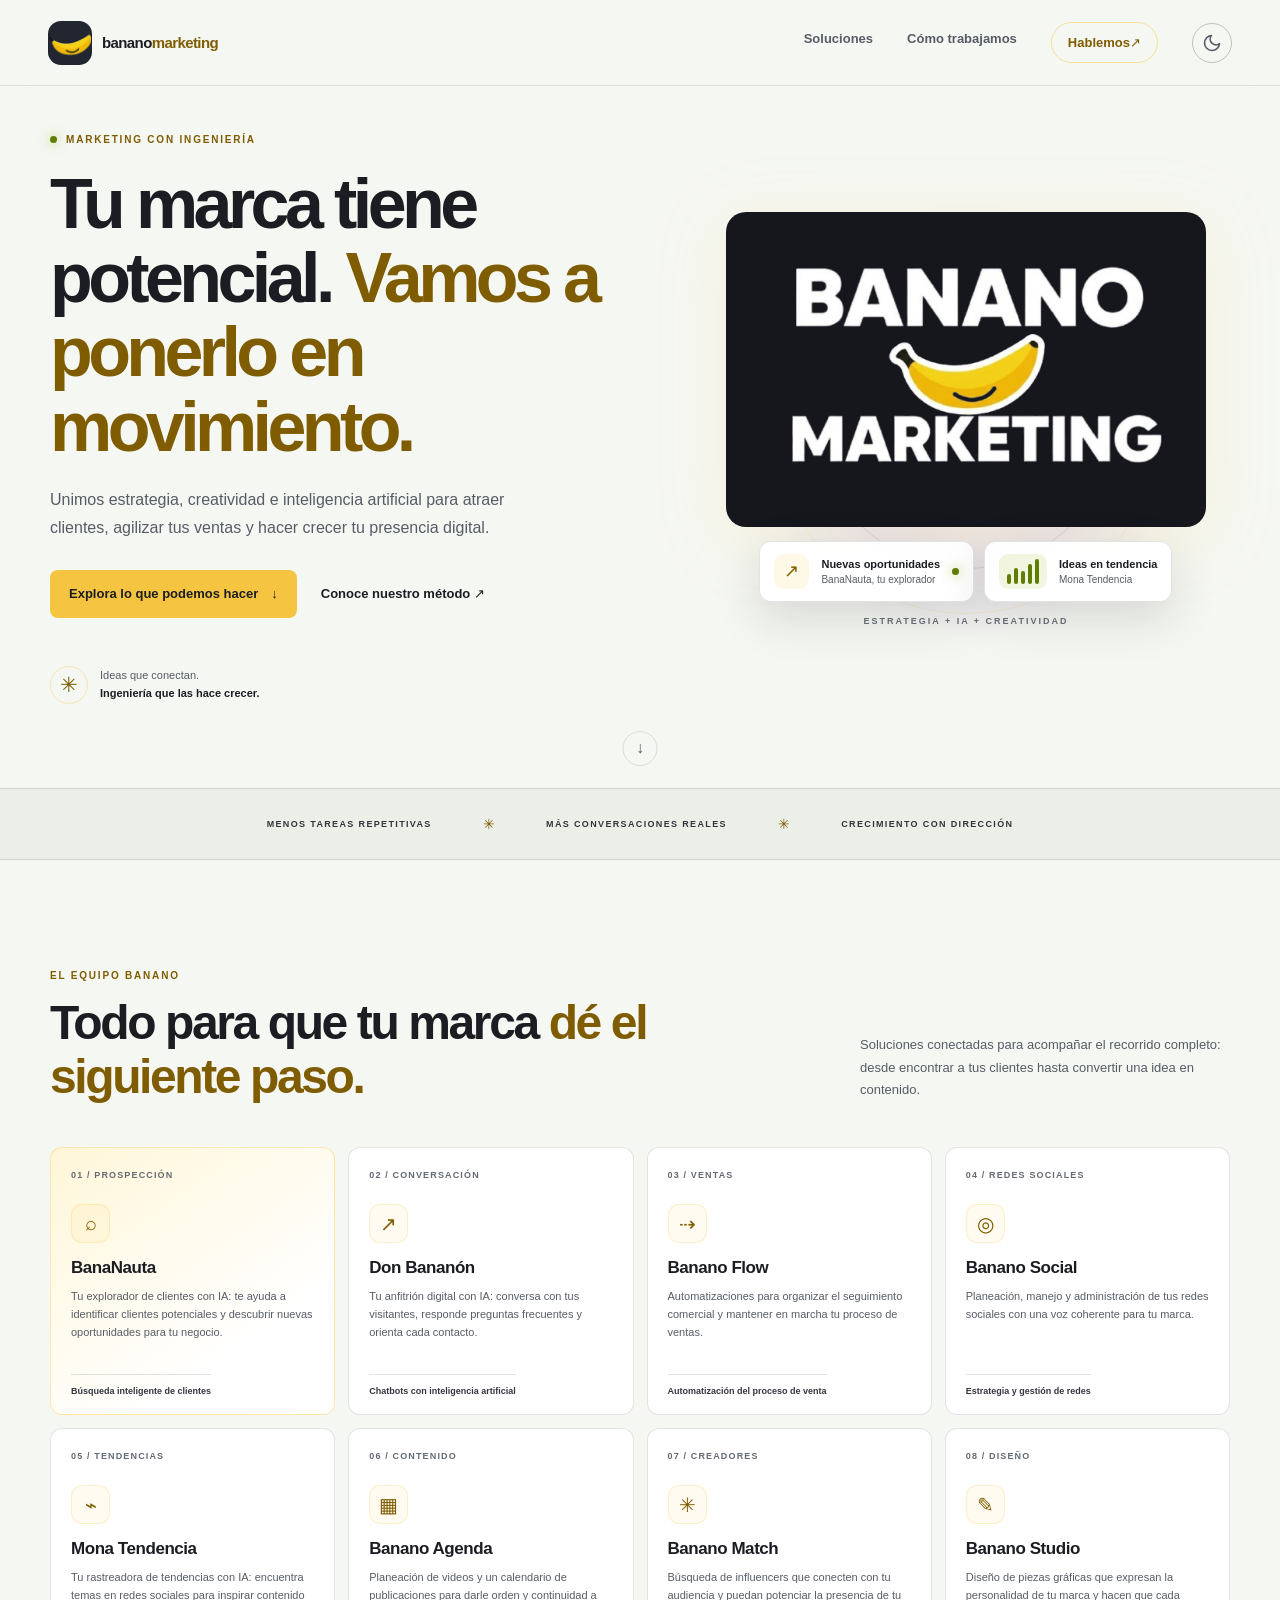
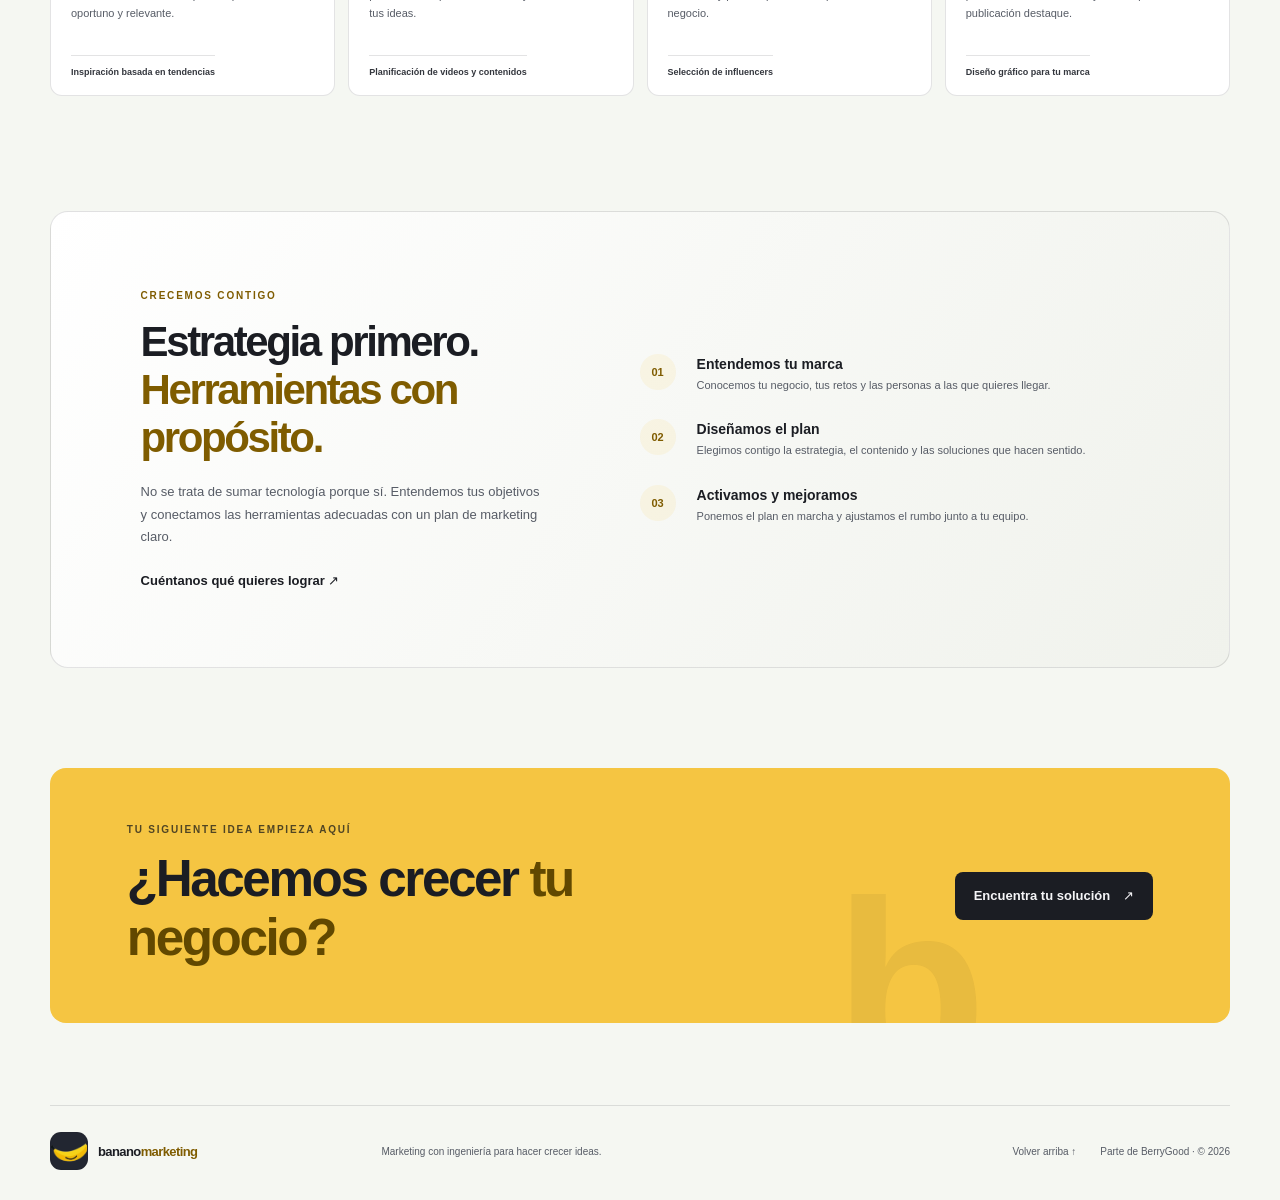
<file: html/bananoMarketinghtml/indexBananoMarketing.html>
<!DOCTYPE html>
<html lang="es">
<head>
    <meta charset="UTF-8">
    <meta name="viewport" content="width=device-width, initial-scale=1.0">
    <meta name="theme-color" content="#111318">
    <meta name="description" content="Banano Marketing combina estrategia, inteligencia artificial y diseño para ayudar a crecer a tu negocio.">
    <title>Banano Marketing | Crecimiento con ingeniería</title>
    <link rel="icon" href="../../favicon.ico" sizes="48x48">
    <link rel="icon" type="image/png" href="../../favicon.png" sizes="192x192">
    <link rel="apple-touch-icon" href="../../apple-touch-icon.png">
    <link rel="stylesheet" href="../../css/bananoMarketingcss/styleBananoMarketing.css">
    <link rel="stylesheet" href="../../css/theme.css">
    <script src="../../js/theme.js"></script>
    <script src="../../js/bananoMarketingjs/mainBananoMarketing.js" defer></script>
</head>
<body>
    <a class="skip-link" href="#contenido">Saltar al contenido</a>
    <header class="site-header">
        <a class="brand" href="#inicio" aria-label="Banano Marketing, inicio">
            <span class="brand-logo" aria-hidden="true"><img src="Logo_bananoMarketing.png" alt=""></span>
            <span class="brand-name">banano<span>marketing</span></span>
        </a>
        <nav class="main-nav" aria-label="Navegación principal">
            <a href="#soluciones">Soluciones</a>
            <a href="#metodo">Cómo trabajamos</a>
            <a class="nav-cta" href="#hablemos">Hablemos <span aria-hidden="true">↗</span></a>
            <button class="theme-toggle" type="button" aria-label="Cambiar modo de color">
                <svg class="theme-icon-sun" aria-hidden="true" viewBox="0 0 24 24" fill="none" stroke="currentColor" stroke-width="2" stroke-linecap="round"><circle cx="12" cy="12" r="4"/><path d="M12 2v2M12 20v2M4.9 4.9l1.4 1.4M17.7 17.7l1.4 1.4M2 12h2M20 12h2M4.9 19.1l1.4-1.4M17.7 6.3l1.4-1.4"/></svg>
                <svg class="theme-icon-moon" aria-hidden="true" viewBox="0 0 24 24" fill="none" stroke="currentColor" stroke-width="2" stroke-linecap="round" stroke-linejoin="round"><path d="M21 12.8A9 9 0 1 1 11.2 3a7 7 0 0 0 9.8 9.8z"/></svg>
            </button>
        </nav>
    </header>

    <main id="contenido">
        <section class="hero section-wrap" id="inicio" aria-labelledby="hero-title">
            <div class="hero-copy">
                <p class="eyebrow"><span class="status-dot" aria-hidden="true"></span> MARKETING CON INGENIERÍA</p>
                <h1 id="hero-title">Tu marca tiene potencial. <span>Vamos a ponerlo en movimiento.</span></h1>
                <p class="hero-description">Unimos estrategia, creatividad e inteligencia artificial para atraer clientes, agilizar tus ventas y hacer crecer tu presencia digital.</p>
                <div class="hero-actions">
                    <a class="button button-primary" href="#soluciones">Explora lo que podemos hacer <span aria-hidden="true">↓</span></a>
                    <a class="text-link" href="#metodo">Conoce nuestro método <span aria-hidden="true">↗</span></a>
                </div>
                <div class="hero-proof">
                    <span class="proof-mark" aria-hidden="true">✳</span>
                    <p>Ideas que conectan.<br><strong>Ingeniería que las hace crecer.</strong></p>
                </div>
            </div>

            <div class="hero-art" aria-label="Panel ilustrativo de Banano Marketing">
                <div class="orbit orbit-large" aria-hidden="true"></div>
                <div class="orbit orbit-small" aria-hidden="true"></div>
                <img class="hero-title-image" src="titulo_bananoMarketing.png" alt="Identidad visual de Banano Marketing con su banana sonriente">
                <div class="hero-signals" aria-label="Herramientas de inteligencia artificial">
                    <div class="float-card leads-card">
                        <span class="card-icon" aria-hidden="true">↗</span>
                        <span><strong>Nuevas oportunidades</strong><small>BanaNauta, tu explorador</small></span>
                        <span class="live-dot" aria-label="Activo"></span>
                    </div>
                    <div class="float-card trend-card">
                        <span class="trend-bars" aria-hidden="true"><i></i><i></i><i></i><i></i><i></i></span>
                        <span><strong>Ideas en tendencia</strong><small>Mona Tendencia</small></span>
                    </div>
                </div>
                <span class="art-caption">ESTRATEGIA + IA + CREATIVIDAD</span>
            </div>
            <a class="scroll-cue" href="#soluciones" aria-label="Desplazarse a las soluciones"><span aria-hidden="true">↓</span></a>
        </section>

        <section class="intro-band" aria-label="Nuestro enfoque">
            <p>MENOS TAREAS REPETITIVAS</p><span aria-hidden="true">✳</span>
            <p>MÁS CONVERSACIONES REALES</p><span aria-hidden="true">✳</span>
            <p>CRECIMIENTO CON DIRECCIÓN</p>
        </section>

        <section class="solutions section-wrap" id="soluciones" aria-labelledby="solutions-title">
            <div class="section-heading">
                <div>
                    <p class="eyebrow">EL EQUIPO BANANO</p>
                    <h2 id="solutions-title">Todo para que tu marca <span>dé el siguiente paso.</span></h2>
                </div>
                <p class="section-intro">Soluciones conectadas para acompañar el recorrido completo: desde encontrar a tus clientes hasta convertir una idea en contenido.</p>
            </div>

            <div class="solution-grid">
                <article class="solution-card featured-card">
                    <span class="solution-index">01 / PROSPECCIÓN</span>
                    <span class="solution-icon" aria-hidden="true">⌕</span>
                    <h3>BanaNauta</h3>
                    <p>Tu explorador de clientes con IA: te ayuda a identificar clientes potenciales y descubrir nuevas oportunidades para tu negocio.</p>
                    <span class="solution-tag">Búsqueda inteligente de clientes</span>
                </article>
                <article class="solution-card">
                    <span class="solution-index">02 / CONVERSACIÓN</span>
                    <span class="solution-icon" aria-hidden="true">↗</span>
                    <h3>Don Bananón</h3>
                    <p>Tu anfitrión digital con IA: conversa con tus visitantes, responde preguntas frecuentes y orienta cada contacto.</p>
                    <span class="solution-tag">Chatbots con inteligencia artificial</span>
                </article>
                <article class="solution-card">
                    <span class="solution-index">03 / VENTAS</span>
                    <span class="solution-icon" aria-hidden="true">⇢</span>
                    <h3>Banano Flow</h3>
                    <p>Automatizaciones para organizar el seguimiento comercial y mantener en marcha tu proceso de ventas.</p>
                    <span class="solution-tag">Automatización del proceso de venta</span>
                </article>
                <article class="solution-card">
                    <span class="solution-index">04 / REDES SOCIALES</span>
                    <span class="solution-icon" aria-hidden="true">◎</span>
                    <h3>Banano Social</h3>
                    <p>Planeación, manejo y administración de tus redes sociales con una voz coherente para tu marca.</p>
                    <span class="solution-tag">Estrategia y gestión de redes</span>
                </article>
                <article class="solution-card">
                    <span class="solution-index">05 / TENDENCIAS</span>
                    <span class="solution-icon" aria-hidden="true">⌁</span>
                    <h3>Mona Tendencia</h3>
                    <p>Tu rastreadora de tendencias con IA: encuentra temas en redes sociales para inspirar contenido oportuno y relevante.</p>
                    <span class="solution-tag">Inspiración basada en tendencias</span>
                </article>
                <article class="solution-card">
                    <span class="solution-index">06 / CONTENIDO</span>
                    <span class="solution-icon" aria-hidden="true">▦</span>
                    <h3>Banano Agenda</h3>
                    <p>Planeación de videos y un calendario de publicaciones para darle orden y continuidad a tus ideas.</p>
                    <span class="solution-tag">Planificación de videos y contenidos</span>
                </article>
                <article class="solution-card">
                    <span class="solution-index">07 / CREADORES</span>
                    <span class="solution-icon" aria-hidden="true">✳</span>
                    <h3>Banano Match</h3>
                    <p>Búsqueda de influencers que conecten con tu audiencia y puedan potenciar la presencia de tu negocio.</p>
                    <span class="solution-tag">Selección de influencers</span>
                </article>
                <article class="solution-card">
                    <span class="solution-index">08 / DISEÑO</span>
                    <span class="solution-icon" aria-hidden="true">✎</span>
                    <h3>Banano Studio</h3>
                    <p>Diseño de piezas gráficas que expresan la personalidad de tu marca y hacen que cada publicación destaque.</p>
                    <span class="solution-tag">Diseño gráfico para tu marca</span>
                </article>
            </div>
        </section>

        <section class="method section-wrap" id="metodo" aria-labelledby="method-title">
            <div class="method-copy">
                <p class="eyebrow">CRECEMOS CONTIGO</p>
                <h2 id="method-title">Estrategia primero. <span>Herramientas con propósito.</span></h2>
                <p>No se trata de sumar tecnología porque sí. Entendemos tus objetivos y conectamos las herramientas adecuadas con un plan de marketing claro.</p>
                <a class="text-link" href="#hablemos">Cuéntanos qué quieres lograr <span aria-hidden="true">↗</span></a>
            </div>
            <ol class="method-steps">
                <li><span>01</span><div><h3>Entendemos tu marca</h3><p>Conocemos tu negocio, tus retos y las personas a las que quieres llegar.</p></div></li>
                <li><span>02</span><div><h3>Diseñamos el plan</h3><p>Elegimos contigo la estrategia, el contenido y las soluciones que hacen sentido.</p></div></li>
                <li><span>03</span><div><h3>Activamos y mejoramos</h3><p>Ponemos el plan en marcha y ajustamos el rumbo junto a tu equipo.</p></div></li>
            </ol>
        </section>

        <section class="contact section-wrap" id="hablemos" aria-labelledby="contact-title">
            <div>
                <p class="eyebrow">TU SIGUIENTE IDEA EMPIEZA AQUÍ</p>
                <h2 id="contact-title">¿Hacemos crecer <span>tu negocio?</span></h2>
            </div>
            <a class="button button-dark" href="#soluciones">Encuentra tu solución <span aria-hidden="true">↗</span></a>
            <span class="contact-decoration" aria-hidden="true">b<span>.</span></span>
        </section>
    </main>

    <footer class="site-footer">
        <a class="brand footer-brand" href="../../index.html" aria-label="Volver a BerryGood">
            <span class="brand-logo" aria-hidden="true"><img src="Logo_bananoMarketing.png" alt=""></span>
            <span class="brand-name">banano<span>marketing</span></span>
        </a>
        <p>Marketing con ingeniería para hacer crecer ideas.</p>
        <a class="back-top" href="#inicio">Volver arriba <span aria-hidden="true">↑</span></a>
        <small>Parte de BerryGood · © 2026</small>
    </footer>
</body>
</html>
</file>
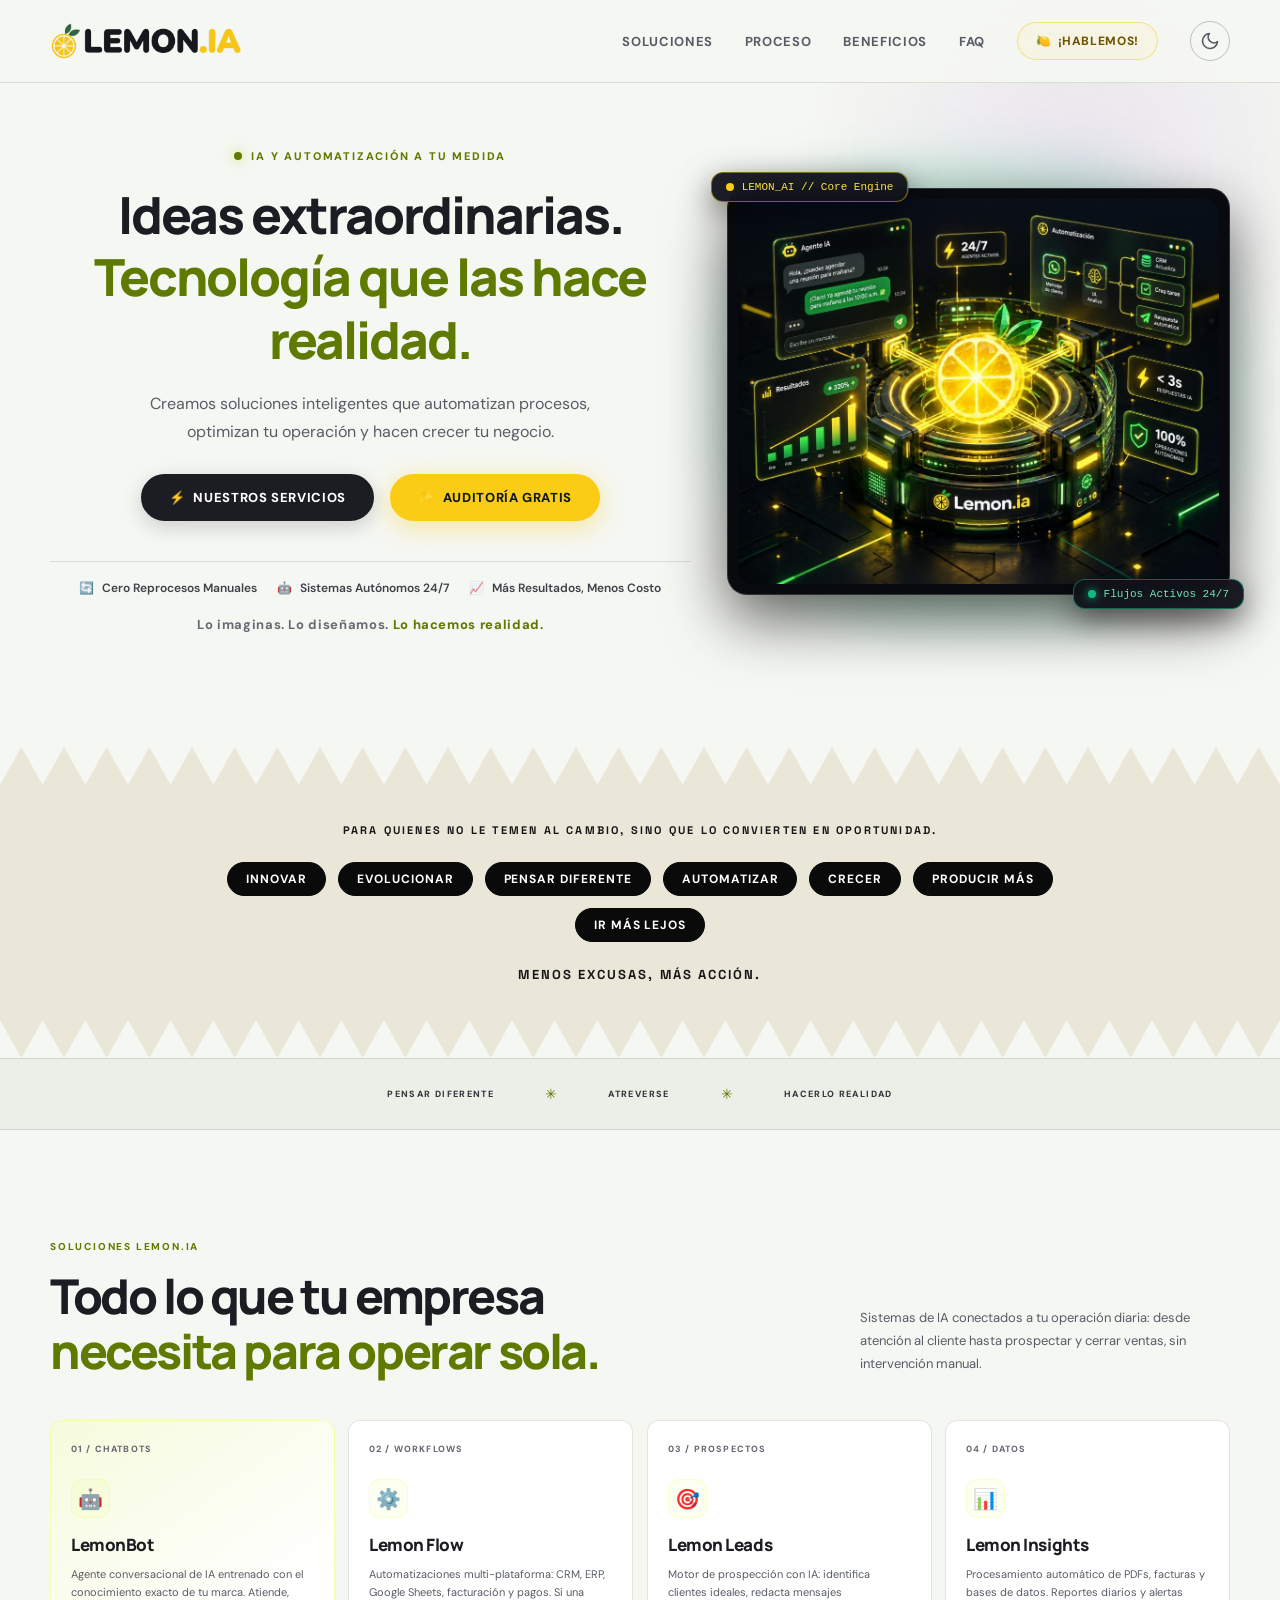
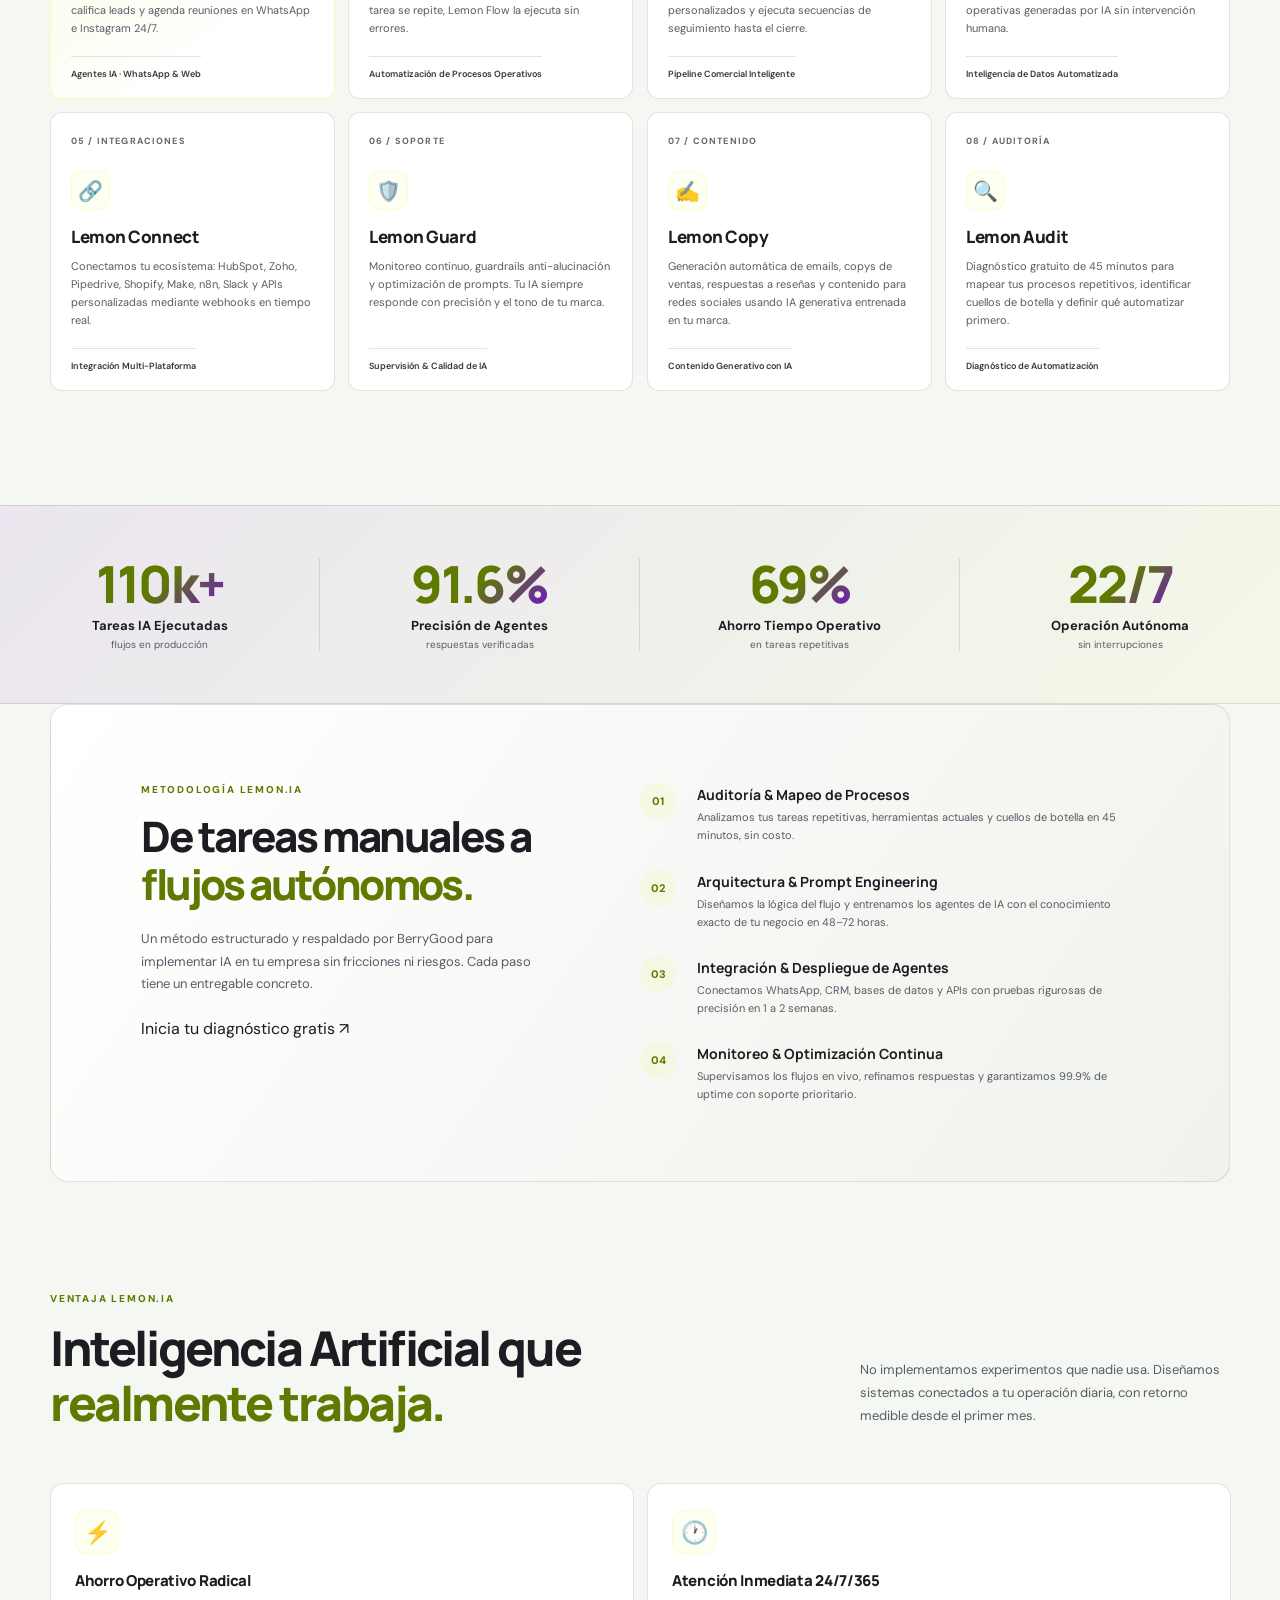
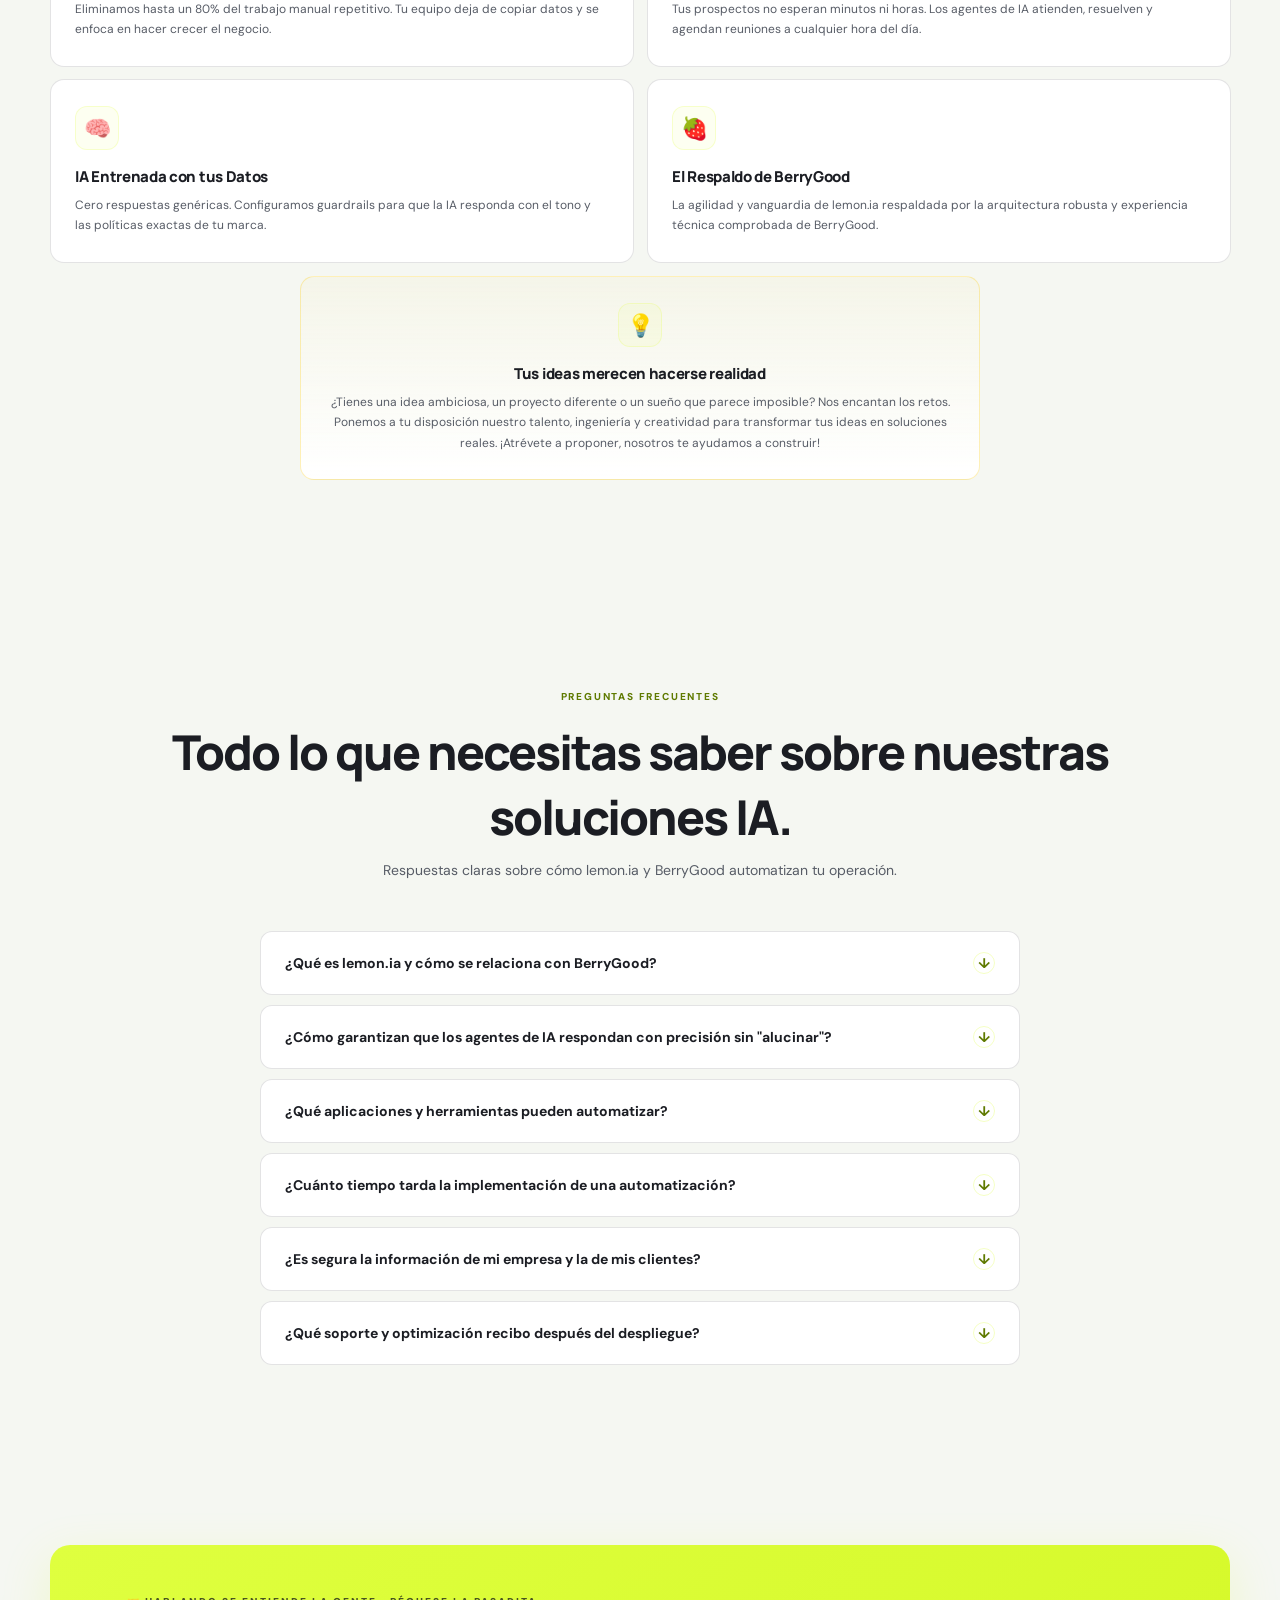
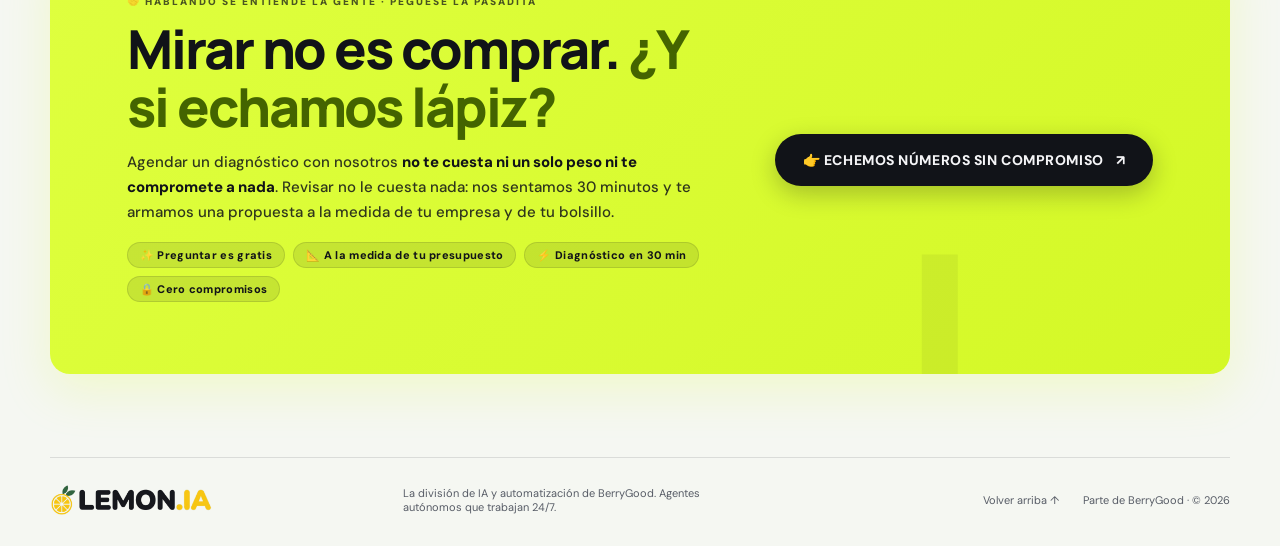
<file: html/lemon.iahtml/indexLemon.ia.html>
<!DOCTYPE html>
<html lang="es">
<head>
    <meta charset="UTF-8">
    <meta name="viewport" content="width=device-width, initial-scale=1.0">
    <meta name="theme-color" content="#111318">
    <meta name="description" content="lemon.ia — La división de Inteligencia Artificial de BerryGood. Automatizamos tus operaciones con agentes autónomos, flujos inteligentes e IA 24/7.">
    <title>lemon.ia | IA y Automatización a tu Medida · by BerryGood</title>
    <link rel="icon" type="image/png" href="lemon-icon.png">
    <link rel="stylesheet" href="../../css/lemon.iacss/styleLemon.ia.css">
    <link rel="stylesheet" href="../../css/theme.css">
    <script src="../../js/theme.js"></script>
</head>
<body>

<!-- Decoración de fondo glow berry -->
<div class="berry-glow-bg" aria-hidden="true"></div>

<a class="skip-link" href="#contenido">Saltar al contenido</a>

<!-- ═══════════════════════════ HEADER ═══════════════════════════ -->
<header class="header-wrapper" id="site-header-wrapper">
    <div class="site-header">
        <a class="brand" href="../../index.html" aria-label="lemon.ia by BerryGood, ir a BerryGood" title="Ir a BerryGood">
            <img src="lemon-horizontal.png" alt="lemon.ia by BerryGood" class="brand-horizontal-logo">
        </a>
        <nav class="main-nav" aria-label="Navegación principal">
            <a href="#soluciones">Soluciones</a>
            <a href="#proceso">Proceso</a>
            <a href="#beneficios">Beneficios</a>
            <a href="#faq">FAQ</a>
            <a class="nav-cta" href="#hablemos">
                <span>🍋</span> ¡Hablemos!
            </a>
            <button class="theme-toggle" type="button" aria-label="Cambiar modo de color">
                <svg class="theme-icon-sun" aria-hidden="true" viewBox="0 0 24 24" fill="none" stroke="currentColor" stroke-width="2" stroke-linecap="round"><circle cx="12" cy="12" r="4"/><path d="M12 2v2M12 20v2M4.9 4.9l1.4 1.4M17.7 17.7l1.4 1.4M2 12h2M20 12h2M4.9 19.1l1.4-1.4M17.7 6.3l1.4-1.4"/></svg>
                <svg class="theme-icon-moon" aria-hidden="true" viewBox="0 0 24 24" fill="none" stroke="currentColor" stroke-width="2" stroke-linecap="round" stroke-linejoin="round"><path d="M21 12.8A9 9 0 1 1 11.2 3a7 7 0 0 0 9.8 9.8z"/></svg>
            </button>
        </nav>
    </div>
</header>

<!-- ═══════════════════════════ MAIN ═══════════════════════════ -->
<main id="contenido">

    <!-- ── HERO ── -->
    <section class="hero section-wrap" id="inicio" aria-labelledby="hero-title">
        <div class="hero-copy">
            <!-- Eyebrow matching BananoMarketing & OrangeDev style -->
            <p class="eyebrow"><span class="status-dot" aria-hidden="true"></span> IA Y AUTOMATIZACIÓN A TU MEDIDA</p>

            <h1 id="hero-title">
                <span class="title-white">Ideas extraordinarias.</span>
                <span class="title-lemon">Tecnología que las hace</span>
                <span class="title-lemon">realidad.</span>
            </h1>

            <p class="hero-description">Creamos soluciones inteligentes que automatizan procesos, optimizan tu operación y hacen crecer tu negocio.</p>

            <!-- Action Buttons (Pill style) -->
            <div class="hero-actions">
                <a class="pill-btn-white" href="#soluciones">
                    <span>⚡</span> NUESTROS SERVICIOS
                </a>
                <a class="pill-btn-lemon" href="#hablemos">
                    <span>✨</span> AUDITORÍA GRATIS
                </a>
            </div>

            <!-- Trust Micro-Metrics -->
            <div class="trust-metrics" aria-label="Métricas de confianza">
                <div class="metric-item">
                    <span>🔄</span>
                    <span>Cero Reprocesos Manuales</span>
                </div>
                <div class="metric-item">
                    <span>🤖</span>
                    <span>Sistemas Autónomos 24/7</span>
                </div>
                <div class="metric-item">
                    <span>📈</span>
                    <span>Más Resultados, Menos Costo</span>
                </div>
            </div>

            <p class="hero-tagline">Lo imaginas. Lo diseñamos. <span>Lo hacemos realidad.</span></p>
        </div>

        <!-- RIGHT COLUMN: 3D AI Automation Core Graphic -->
        <div class="hero-art-col" aria-label="Núcleo de Inteligencia Artificial lemon.ia">
            <div class="hero-core-wrapper">
                <div class="hero-core-glow" aria-hidden="true"></div>

                <!-- Floating HUD Tag Top -->
                <div class="hud-tag hud-tag-top" aria-hidden="true">
                    <span class="ping-dot"></span>
                    <span>LEMON_AI // Core Engine</span>
                </div>

                <!-- Main Display Card with new 3D Graphic -->
                <div class="hero-core-card">
                    <img
                        src="lemon_hero_3d.jpg"
                        alt="lemon.ia Núcleo de Automatizaciones e Inteligencia Artificial"
                        class="hero-core-img"
                        loading="eager"
                    >
                </div>

                <!-- Floating HUD Tag Bottom -->
                <div class="hud-tag hud-tag-bottom" aria-hidden="true">
                    <span class="pulse-dot-green"></span>
                    <span>Flujos Activos 24/7</span>
                </div>
            </div>
        </div>
    </section>

    <!-- ── SAWTOOTH TOP DIVIDER + LOGOS BAR (Luminn Signature) ── -->
    <div class="sawtooth-wrapper" aria-hidden="true">
        <svg class="sawtooth-svg" viewBox="0 0 1200 44" preserveAspectRatio="none">
            <path d="M 0,44 L 20,0 L 40,44 L 60,0 L 80,44 L 100,0 L 120,44 L 140,0 L 160,44 L 180,0 L 200,44 L 220,0 L 240,44 L 260,0 L 280,44 L 300,0 L 320,44 L 340,0 L 360,44 L 380,0 L 400,44 L 420,0 L 440,44 L 460,0 L 480,44 L 500,0 L 520,44 L 540,0 L 560,44 L 580,0 L 600,44 L 620,0 L 640,44 L 660,0 L 680,44 L 700,0 L 720,44 L 740,0 L 760,44 L 780,0 L 800,44 L 820,0 L 840,44 L 860,0 L 880,44 L 900,0 L 920,44 L 940,0 L 960,44 L 980,0 L 1000,44 L 1020,0 L 1040,44 L 1060,0 L 1080,44 L 1100,0 L 1120,44 L 1140,0 L 1160,44 L 1180,0 L 1200,44 L 1200,44 L 0,44 Z" fill="currentColor" />
        </svg>
    </div>

    <section class="logos-bar-wrap" aria-label="Manifiesto">
        <p class="logos-bar-title">PARA QUIENES NO LE TEMEN AL CAMBIO, SINO QUE LO CONVIERTEN EN OPORTUNIDAD.</p>
        <div class="logos-pills">
            <span class="logo-pill">INNOVAR</span>
            <span class="logo-pill">EVOLUCIONAR</span>
            <span class="logo-pill">PENSAR DIFERENTE</span>
            <span class="logo-pill">AUTOMATIZAR</span>
            <span class="logo-pill">CRECER</span>
            <span class="logo-pill">PRODUCIR MÁS</span>
            <span class="logo-pill">IR MÁS LEJOS</span>
        </div>
        <p class="logos-bar-subtitle">Menos excusas, más acción.</p>
    </section>

    <div class="sawtooth-wrapper sawtooth-bottom" aria-hidden="true">
        <svg class="sawtooth-svg" viewBox="0 0 1200 44" preserveAspectRatio="none">
            <path d="M 0,0 L 20,44 L 40,0 L 60,44 L 80,0 L 100,44 L 120,0 L 140,44 L 160,0 L 180,44 L 200,0 L 220,44 L 240,0 L 260,44 L 280,0 L 300,44 L 320,0 L 340,44 L 360,0 L 380,44 L 400,0 L 420,44 L 440,0 L 460,44 L 480,0 L 500,44 L 520,0 L 540,44 L 560,0 L 580,44 L 600,0 L 620,44 L 640,0 L 660,44 L 680,0 L 700,44 L 720,0 L 740,44 L 760,0 L 780,44 L 800,0 L 820,44 L 840,0 L 860,44 L 880,0 L 900,44 L 920,0 L 940,44 L 960,0 L 980,44 L 1000,0 L 1020,44 L 1040,0 L 1060,44 L 1080,0 L 1100,44 L 1120,0 L 1140,44 L 1160,0 L 1180,44 L 1200,0 L 1200,0 L 0,0 Z" fill="currentColor" />
        </svg>
    </div>

    <!-- ── INTRO BAND ── -->
    <section class="intro-band" aria-label="Propuesta de valor">
        <p>PENSAR DIFERENTE</p><span aria-hidden="true">✳</span>
        <p>ATREVERSE</p><span aria-hidden="true">✳</span>
        <p>HACERLO REALIDAD</p>
    </section>

    <!-- ── SOLUTIONS ── -->
    <section class="solutions section-wrap" id="soluciones" aria-labelledby="solutions-title">
        <div class="section-heading">
            <div>
                <p class="eyebrow">SOLUCIONES LEMON.IA</p>
                <h2 id="solutions-title">Todo lo que tu empresa <span>necesita para operar sola.</span></h2>
            </div>
            <p class="section-intro">Sistemas de IA conectados a tu operación diaria: desde atención al cliente hasta prospectar y cerrar ventas, sin intervención manual.</p>
        </div>

        <div class="solution-grid">
            <article class="solution-card featured-card">
                <span class="solution-index">01 / CHATBOTS</span>
                <span class="solution-icon" aria-hidden="true">🤖</span>
                <h3>LemonBot</h3>
                <p>Agente conversacional de IA entrenado con el conocimiento exacto de tu marca. Atiende, califica leads y agenda reuniones en WhatsApp e Instagram 24/7.</p>
                <span class="solution-tag">Agentes IA · WhatsApp & Web</span>
            </article>

            <article class="solution-card">
                <span class="solution-index">02 / WORKFLOWS</span>
                <span class="solution-icon" aria-hidden="true">⚙️</span>
                <h3>Lemon Flow</h3>
                <p>Automatizaciones multi-plataforma: CRM, ERP, Google Sheets, facturación y pagos. Si una tarea se repite, Lemon Flow la ejecuta sin errores.</p>
                <span class="solution-tag">Automatización de Procesos Operativos</span>
            </article>

            <article class="solution-card">
                <span class="solution-index">03 / PROSPECTOS</span>
                <span class="solution-icon" aria-hidden="true">🎯</span>
                <h3>Lemon Leads</h3>
                <p>Motor de prospección con IA: identifica clientes ideales, redacta mensajes personalizados y ejecuta secuencias de seguimiento hasta el cierre.</p>
                <span class="solution-tag">Pipeline Comercial Inteligente</span>
            </article>

            <article class="solution-card">
                <span class="solution-index">04 / DATOS</span>
                <span class="solution-icon" aria-hidden="true">📊</span>
                <h3>Lemon Insights</h3>
                <p>Procesamiento automático de PDFs, facturas y bases de datos. Reportes diarios y alertas operativas generadas por IA sin intervención humana.</p>
                <span class="solution-tag">Inteligencia de Datos Automatizada</span>
            </article>

            <article class="solution-card">
                <span class="solution-index">05 / INTEGRACIONES</span>
                <span class="solution-icon" aria-hidden="true">🔗</span>
                <h3>Lemon Connect</h3>
                <p>Conectamos tu ecosistema: HubSpot, Zoho, Pipedrive, Shopify, Make, n8n, Slack y APIs personalizadas mediante webhooks en tiempo real.</p>
                <span class="solution-tag">Integración Multi-Plataforma</span>
            </article>

            <article class="solution-card">
                <span class="solution-index">06 / SOPORTE</span>
                <span class="solution-icon" aria-hidden="true">🛡️</span>
                <h3>Lemon Guard</h3>
                <p>Monitoreo continuo, guardrails anti-alucinación y optimización de prompts. Tu IA siempre responde con precisión y el tono de tu marca.</p>
                <span class="solution-tag">Supervisión & Calidad de IA</span>
            </article>

            <article class="solution-card">
                <span class="solution-index">07 / CONTENIDO</span>
                <span class="solution-icon" aria-hidden="true">✍️</span>
                <h3>Lemon Copy</h3>
                <p>Generación automática de emails, copys de ventas, respuestas a reseñas y contenido para redes sociales usando IA generativa entrenada en tu marca.</p>
                <span class="solution-tag">Contenido Generativo con IA</span>
            </article>

            <article class="solution-card">
                <span class="solution-index">08 / AUDITORÍA</span>
                <span class="solution-icon" aria-hidden="true">🔍</span>
                <h3>Lemon Audit</h3>
                <p>Diagnóstico gratuito de 45 minutos para mapear tus procesos repetitivos, identificar cuellos de botella y definir qué automatizar primero.</p>
                <span class="solution-tag">Diagnóstico de Automatización</span>
            </article>
        </div>
    </section>

    <!-- ── STATS BAND ── -->
    <section class="stats-band" aria-label="Resultados en números">
        <div class="stat-item">
            <div class="stat-value" data-target="120" data-suffix="k+">0k+</div>
            <div class="stat-label">Tareas IA Ejecutadas</div>
            <div class="stat-sub">flujos en producción</div>
        </div>
        <div class="stat-item">
            <div class="stat-value" data-target="99.4" data-suffix="%" data-float="1">0%</div>
            <div class="stat-label">Precisión de Agentes</div>
            <div class="stat-sub">respuestas verificadas</div>
        </div>
        <div class="stat-item">
            <div class="stat-value" data-target="75" data-suffix="%">0%</div>
            <div class="stat-label">Ahorro Tiempo Operativo</div>
            <div class="stat-sub">en tareas repetitivas</div>
        </div>
        <div class="stat-item">
            <div class="stat-value" data-target="24" data-suffix="/7">0/7</div>
            <div class="stat-label">Operación Autónoma</div>
            <div class="stat-sub">sin interrupciones</div>
        </div>
    </section>

    <!-- ── METHOD / PROCESO ── -->
    <section class="method section-wrap" id="proceso" aria-labelledby="method-title">
        <div class="method-copy">
            <p class="eyebrow">METODOLOGÍA LEMON.IA</p>
            <h2 id="method-title">De tareas manuales a <span>flujos autónomos.</span></h2>
            <p>Un método estructurado y respaldado por BerryGood para implementar IA en tu empresa sin fricciones ni riesgos. Cada paso tiene un entregable concreto.</p>
            <a class="text-link" href="#hablemos">Inicia tu diagnóstico gratis <span aria-hidden="true">↗</span></a>
        </div>
        <ol class="method-steps">
            <li>
                <span>01</span>
                <div>
                    <h3>Auditoría & Mapeo de Procesos</h3>
                    <p>Analizamos tus tareas repetitivas, herramientas actuales y cuellos de botella en 45 minutos, sin costo.</p>
                </div>
            </li>
            <li>
                <span>02</span>
                <div>
                    <h3>Arquitectura & Prompt Engineering</h3>
                    <p>Diseñamos la lógica del flujo y entrenamos los agentes de IA con el conocimiento exacto de tu negocio en 48–72 horas.</p>
                </div>
            </li>
            <li>
                <span>03</span>
                <div>
                    <h3>Integración & Despliegue de Agentes</h3>
                    <p>Conectamos WhatsApp, CRM, bases de datos y APIs con pruebas rigurosas de precisión en 1 a 2 semanas.</p>
                </div>
            </li>
            <li>
                <span>04</span>
                <div>
                    <h3>Monitoreo & Optimización Continua</h3>
                    <p>Supervisamos los flujos en vivo, refinamos respuestas y garantizamos 99.9% de uptime con soporte prioritario.</p>
                </div>
            </li>
        </ol>
    </section>

    <!-- ── BENEFITS ── -->
    <section class="benefits section-wrap" id="beneficios" aria-labelledby="benefits-title">
        <div class="section-heading">
            <div>
                <p class="eyebrow">VENTAJA LEMON.IA</p>
                <h2 id="benefits-title">Inteligencia Artificial que <span>realmente trabaja.</span></h2>
            </div>
            <p class="section-intro">No implementamos experimentos que nadie usa. Diseñamos sistemas conectados a tu operación diaria, con retorno medible desde el primer mes.</p>
        </div>

        <div class="benefits-grid">
            <div class="benefit-card">
                <div class="benefit-icon" aria-hidden="true">⚡</div>
                <h3>Ahorro Operativo Radical</h3>
                <p>Eliminamos hasta un 80% del trabajo manual repetitivo. Tu equipo deja de copiar datos y se enfoca en hacer crecer el negocio.</p>
            </div>
            <div class="benefit-card">
                <div class="benefit-icon" aria-hidden="true">🕐</div>
                <h3>Atención Inmediata 24/7/365</h3>
                <p>Tus prospectos no esperan minutos ni horas. Los agentes de IA atienden, resuelven y agendan reuniones a cualquier hora del día.</p>
            </div>
            <div class="benefit-card">
                <div class="benefit-icon" aria-hidden="true">🧠</div>
                <h3>IA Entrenada con tus Datos</h3>
                <p>Cero respuestas genéricas. Configuramos guardrails para que la IA responda con el tono y las políticas exactas de tu marca.</p>
            </div>
            <div class="benefit-card">
                <div class="benefit-icon" aria-hidden="true">🍓</div>
                <h3>El Respaldo de BerryGood</h3>
                <p>La agilidad y vanguardia de lemon.ia respaldada por la arquitectura robusta y experiencia técnica comprobada de BerryGood.</p>
            </div>
            <div class="benefit-card benefit-card-center">
                <div class="benefit-icon" aria-hidden="true">💡</div>
                <h3>Tus ideas merecen hacerse realidad</h3>
                <p>¿Tienes una idea ambiciosa, un proyecto diferente o un sueño que parece imposible? Nos encantan los retos. Ponemos a tu disposición nuestro talento, ingeniería y creatividad para transformar tus ideas en soluciones reales. ¡Atrévete a proponer, nosotros te ayudamos a construir!</p>
            </div>
        </div>
    </section>

    <!-- ── FAQ ── -->
    <section class="faq-section section-wrap" id="faq" aria-labelledby="faq-title">
        <div class="faq-header">
            <p class="eyebrow" style="justify-content:center;">PREGUNTAS FRECUENTES</p>
            <h2 id="faq-title">Todo lo que necesitas saber sobre <span>nuestras soluciones IA.</span></h2>
            <p style="color:var(--muted);font-size:14px;margin:0;">Respuestas claras sobre cómo lemon.ia y BerryGood automatizan tu operación.</p>
        </div>

        <div class="faq-list" role="list">

            <div class="faq-item" role="listitem">
                <button class="faq-question" aria-expanded="false">
                    ¿Qué es lemon.ia y cómo se relaciona con BerryGood?
                    <span class="faq-arrow" aria-hidden="true">↓</span>
                </button>
                <div class="faq-answer">
                    <div class="faq-answer-inner">lemon.ia es la división especializada de BerryGood enfocada exclusivamente en automatizaciones e Inteligencia Artificial para empresas. Nació como una unidad fresca y de vanguardia técnica para diseñar agentes autónomos, conectar plataformas y optimizar operaciones complejas con el respaldo y la solidez técnica de BerryGood.</div>
                </div>
            </div>

            <div class="faq-item" role="listitem">
                <button class="faq-question" aria-expanded="false">
                    ¿Cómo garantizan que los agentes de IA respondan con precisión sin "alucinar"?
                    <span class="faq-arrow" aria-hidden="true">↓</span>
                </button>
                <div class="faq-answer">
                    <div class="faq-answer-inner">Entrenamos a los agentes exclusivamente con la información, catálogo, políticas y tono de tu empresa usando arquitecturas RAG (Retrieval-Augmented Generation) y reglas de control estrictas (guardrails). La IA solo responde con datos verificados de tu negocio y, ante consultas imprevistas, deriva la conversación con elegancia a tu equipo humano.</div>
                </div>
            </div>

            <div class="faq-item" role="listitem">
                <button class="faq-question" aria-expanded="false">
                    ¿Qué aplicaciones y herramientas pueden automatizar?
                    <span class="faq-arrow" aria-hidden="true">↓</span>
                </button>
                <div class="faq-answer">
                    <div class="faq-answer-inner">Nos integramos con cualquier sistema moderno: WhatsApp Business, CRMs (HubSpot, Zoho, Salesforce, Pipedrive), Google Workspace, Make, n8n, Slack, Shopify, ERPs contables, pasarelas de pago y bases de datos personalizadas mediante APIs y webhooks.</div>
                </div>
            </div>

            <div class="faq-item" role="listitem">
                <button class="faq-question" aria-expanded="false">
                    ¿Cuánto tiempo tarda la implementación de una automatización?
                    <span class="faq-arrow" aria-hidden="true">↓</span>
                </button>
                <div class="faq-answer">
                    <div class="faq-answer-inner">Para flujos de WhatsApp y agentes conversacionales estándar, el despliegue toma de 1 a 2 semanas. Para integraciones operativas complejas multi-sistema, entre 2 y 4 semanas. Siempre realizamos pruebas exhaustivas en entornos cerrados antes de activarlo con clientes reales.</div>
                </div>
            </div>

            <div class="faq-item" role="listitem">
                <button class="faq-question" aria-expanded="false">
                    ¿Es segura la información de mi empresa y la de mis clientes?
                    <span class="faq-arrow" aria-hidden="true">↓</span>
                </button>
                <div class="faq-answer">
                    <div class="faq-answer-inner">Absolutamente. Utilizamos entornos empresariales con encriptación de datos en tránsito y en reposo. Ninguna información ni conversación de tu empresa se utiliza para entrenar modelos públicos externos. La privacidad y soberanía de tus datos están 100% blindadas.</div>
                </div>
            </div>

            <div class="faq-item" role="listitem">
                <button class="faq-question" aria-expanded="false">
                    ¿Qué soporte y optimización recibo después del despliegue?
                    <span class="faq-arrow" aria-hidden="true">↓</span>
                </button>
                <div class="faq-answer">
                    <div class="faq-answer-inner">lemon.ia ofrece monitoreo continuo de ejecución, supervisión de métricas de precisión, ajustes periódicos de prompts y soporte técnico prioritario vía WhatsApp directamente con los ingenieros de BerryGood.</div>
                </div>
            </div>

        </div>
    </section>

    <!-- ── CONTACT ── -->
    <section class="contact section-wrap" id="hablemos" aria-labelledby="contact-title">
        <div class="contact-copy">
            <p class="eyebrow">🤝 HABLANDO SE ENTIENDE LA GENTE · PÉGUESE LA PASADITA</p>
            <h2 id="contact-title">Mirar no es comprar. <span>¿Y si echamos lápiz?</span></h2>
            <p class="contact-desc">
                Agendar un diagnóstico con nosotros <strong>no te cuesta ni un solo peso ni te compromete a nada</strong>. Revisar no le cuesta nada: nos sentamos 30 minutos y te armamos una propuesta a la medida de tu empresa y de tu bolsillo.
            </p>
            <div class="contact-badges" aria-label="Garantías del servicio">
                <span class="contact-badge">✨ Preguntar es gratis</span>
                <span class="contact-badge">📐 A la medida de tu presupuesto</span>
                <span class="contact-badge">⚡ Diagnóstico en 30 min</span>
                <span class="contact-badge">🔒 Cero compromisos</span>
            </div>
        </div>
        <div class="contact-actions">
            <a class="button-dark" href="https://wa.me/573504757829?text=Hola%20lemon.ia!%20Quiero%20agendar%20un%20diagn%C3%B3stico%20sin%20compromiso" target="_blank" rel="noopener">
                👉 Echemos números sin compromiso <span aria-hidden="true">↗</span>
            </a>
        </div>
        <span class="contact-decoration" aria-hidden="true">L<span>.</span></span>
    </section>

</main>

<!-- ═══════════════════════════ FOOTER ═══════════════════════════ -->
<footer class="site-footer">
    <a class="footer-brand" href="../../index.html" aria-label="Volver a BerryGood" title="Ir a BerryGood">
        <img src="lemon-horizontal.png" alt="lemon.ia by BerryGood" class="brand-logo-img">
    </a>
    <p>La división de IA y automatización de BerryGood. Agentes autónomos que trabajan 24/7.</p>
    <a class="back-top" href="#inicio">Volver arriba <span aria-hidden="true">↑</span></a>
    <small>Parte de BerryGood · © 2026</small>
</footer>

<!-- ═══════════════════════════ JS ═══════════════════════════ -->
<script>
/* ── FAQ Accordion ── */
document.querySelectorAll('.faq-question').forEach(btn => {
    btn.addEventListener('click', () => {
        const item = btn.closest('.faq-item');
        const isOpen = item.classList.contains('open');

        // Cerrar todos
        document.querySelectorAll('.faq-item.open').forEach(el => {
            el.classList.remove('open');
            el.querySelector('.faq-question').setAttribute('aria-expanded', 'false');
        });

        // Abrir el clickeado si estaba cerrado
        if (!isOpen) {
            item.classList.add('open');
            btn.setAttribute('aria-expanded', 'true');
        }
    });
});

/* ── Stats CountUp ── */
function animateCountUp(el) {
    const target   = parseFloat(el.dataset.target);
    const suffix   = el.dataset.suffix || '';
    const isFloat  = el.dataset.float === '1';
    const duration = 2000;
    const start    = Date.now();

    const step = () => {
        const progress = Math.min((Date.now() - start) / duration, 1);
        const eased    = 1 - Math.pow(1 - progress, 3);
        const current  = isFloat
            ? (target * eased).toFixed(1)
            : Math.floor(target * eased);
        el.textContent = current + suffix;
        if (progress < 1) requestAnimationFrame(step);
    };

    requestAnimationFrame(step);
}

const statObserver = new IntersectionObserver(entries => {
    entries.forEach(entry => {
        if (entry.isIntersecting) {
            animateCountUp(entry.target);
            statObserver.unobserve(entry.target);
        }
    });
}, { threshold: 0.5 });

document.querySelectorAll('.stat-value[data-target]').forEach(el => {
    statObserver.observe(el);
});

/* ── Smooth scroll para links internos ── */
document.querySelectorAll('a[href^="#"]').forEach(link => {
    link.addEventListener('click', e => {
        const target = document.querySelector(link.getAttribute('href'));
        if (target) {
            e.preventDefault();
            target.scrollIntoView({ behavior: 'smooth' });
        }
    });
});

/* ── Header shadow on scroll ── */
const headerWrapper = document.getElementById('site-header-wrapper');
window.addEventListener('scroll', () => {
    if (window.scrollY > 20) {
        headerWrapper.classList.add('scrolled');
    } else {
        headerWrapper.classList.remove('scrolled');
    }
}, { passive: true });

/* ── Scroll Reveal Animations (BerryGood style) ── */
const revealItems = document.querySelectorAll(
    '.section-heading, .solution-card, .method-copy, .method-steps li, .benefit-card, .faq-header, .faq-item, .contact, .stat-item, .logos-bar-wrap'
);

if ('IntersectionObserver' in window && !window.matchMedia('(prefers-reduced-motion: reduce)').matches) {
    const revealObserver = new IntersectionObserver((entries, observer) => {
        entries.forEach((entry) => {
            if (entry.isIntersecting) {
                entry.target.classList.add('is-visible');
                observer.unobserve(entry.target);
            }
        });
    }, { threshold: 0.12, rootMargin: '0px 0px -40px 0px' });

    let staggerIndex = 0;
    revealItems.forEach((item) => {
        item.classList.add('reveal');

        if (item.matches('.solution-card, .method-steps li, .benefit-card, .stat-item')) {
            item.style.setProperty('--reveal-delay', `${(staggerIndex % 4) * 85}ms`);
            staggerIndex += 1;
        }

        revealObserver.observe(item);
    });
} else {
    revealItems.forEach((item) => item.classList.add('is-visible'));
}

/* ── Active Nav Section Highlight on Scroll ── */
const navLinks = [...document.querySelectorAll('.main-nav a[href^="#"]:not(.nav-cta)')];
const trackedSections = document.querySelectorAll('main section[id]');

if ('IntersectionObserver' in window && navLinks.length && trackedSections.length) {
    const sectionObserver = new IntersectionObserver((entries) => {
        const visibleSections = entries
            .filter(entry => entry.isIntersecting)
            .sort((a, b) => Math.abs(a.boundingClientRect.top) - Math.abs(b.boundingClientRect.top));

        if (!visibleSections.length) return;

        const currentId = visibleSections[0].target.id;
        navLinks.forEach(link => {
            const isActive = link.getAttribute('href') === `#${currentId}`;
            link.classList.toggle('active', isActive);
            if (isActive) {
                link.setAttribute('aria-current', 'location');
            } else {
                link.removeAttribute('aria-current');
            }
        });
    }, { threshold: [0.15, 0.4, 0.7], rootMargin: '-15% 0px -40% 0px' });

    trackedSections.forEach(section => sectionObserver.observe(section));
}
</script>

</body>
</html>
</file>
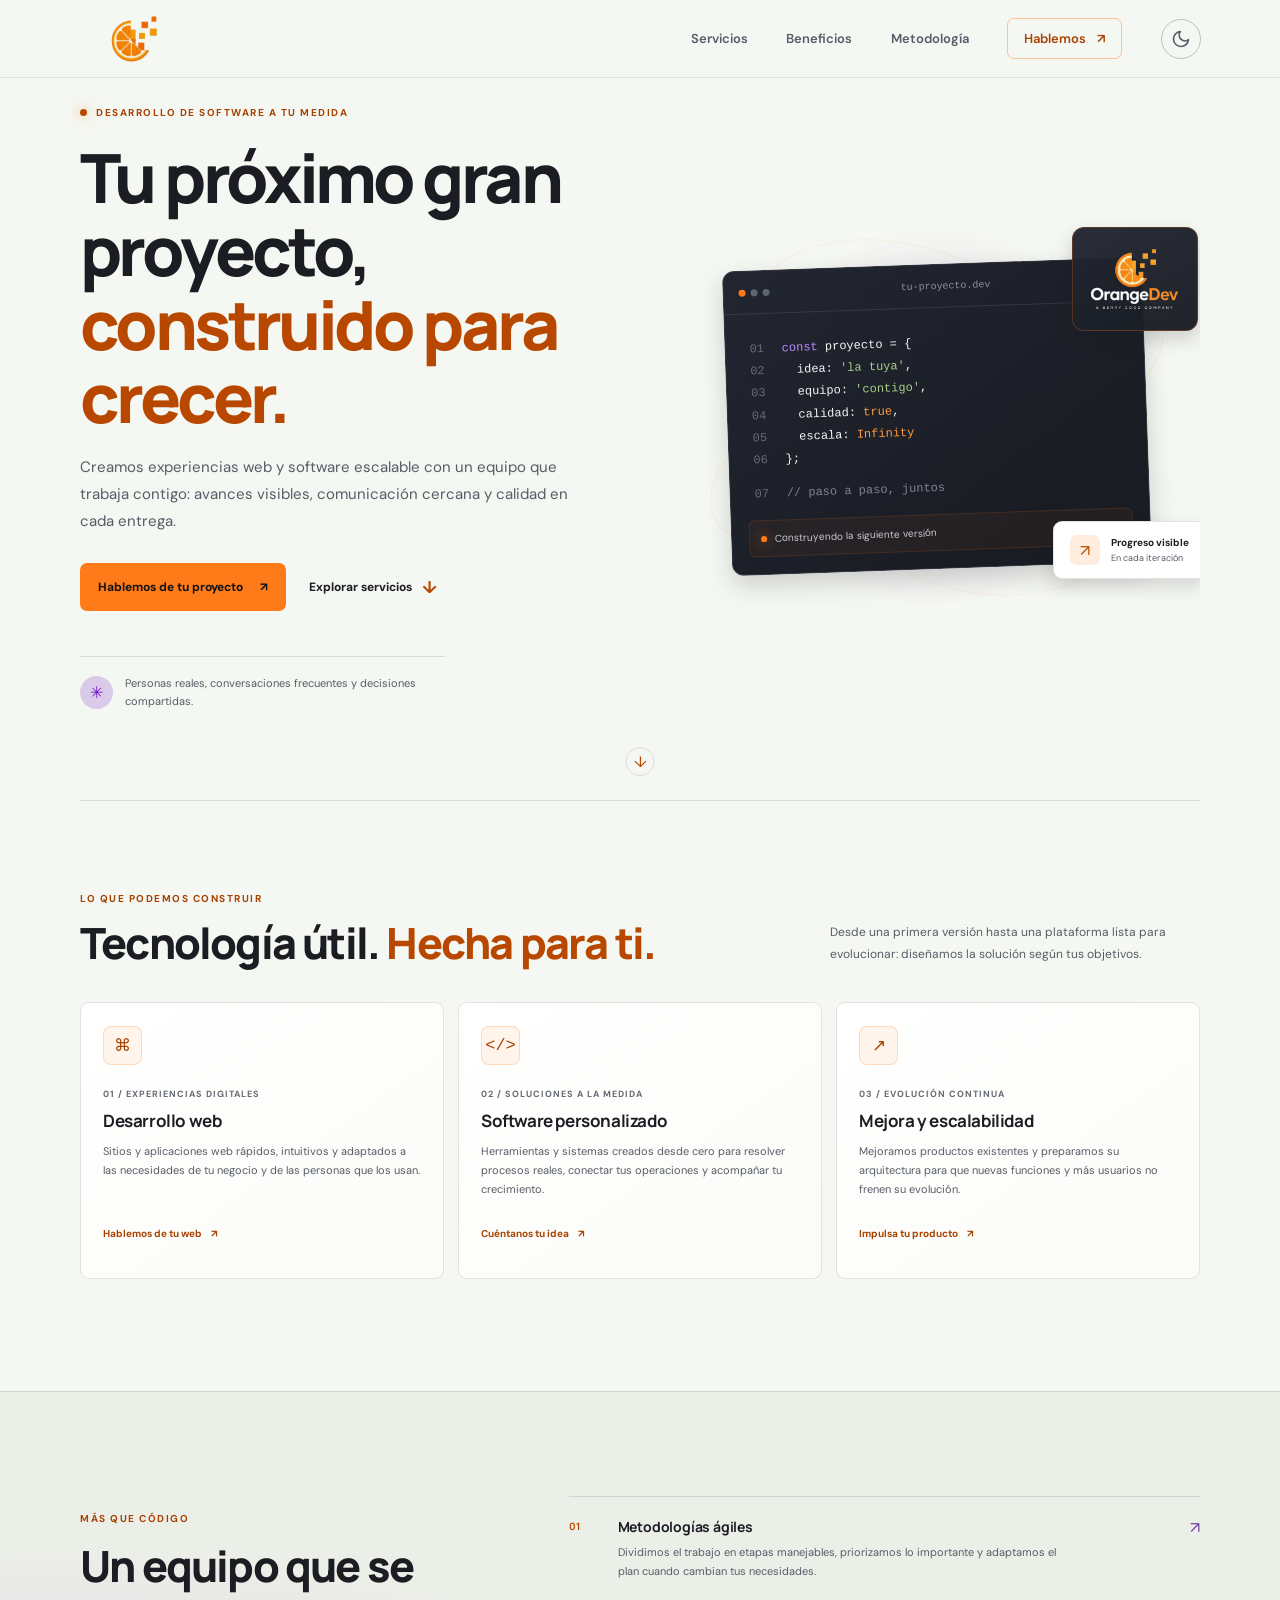
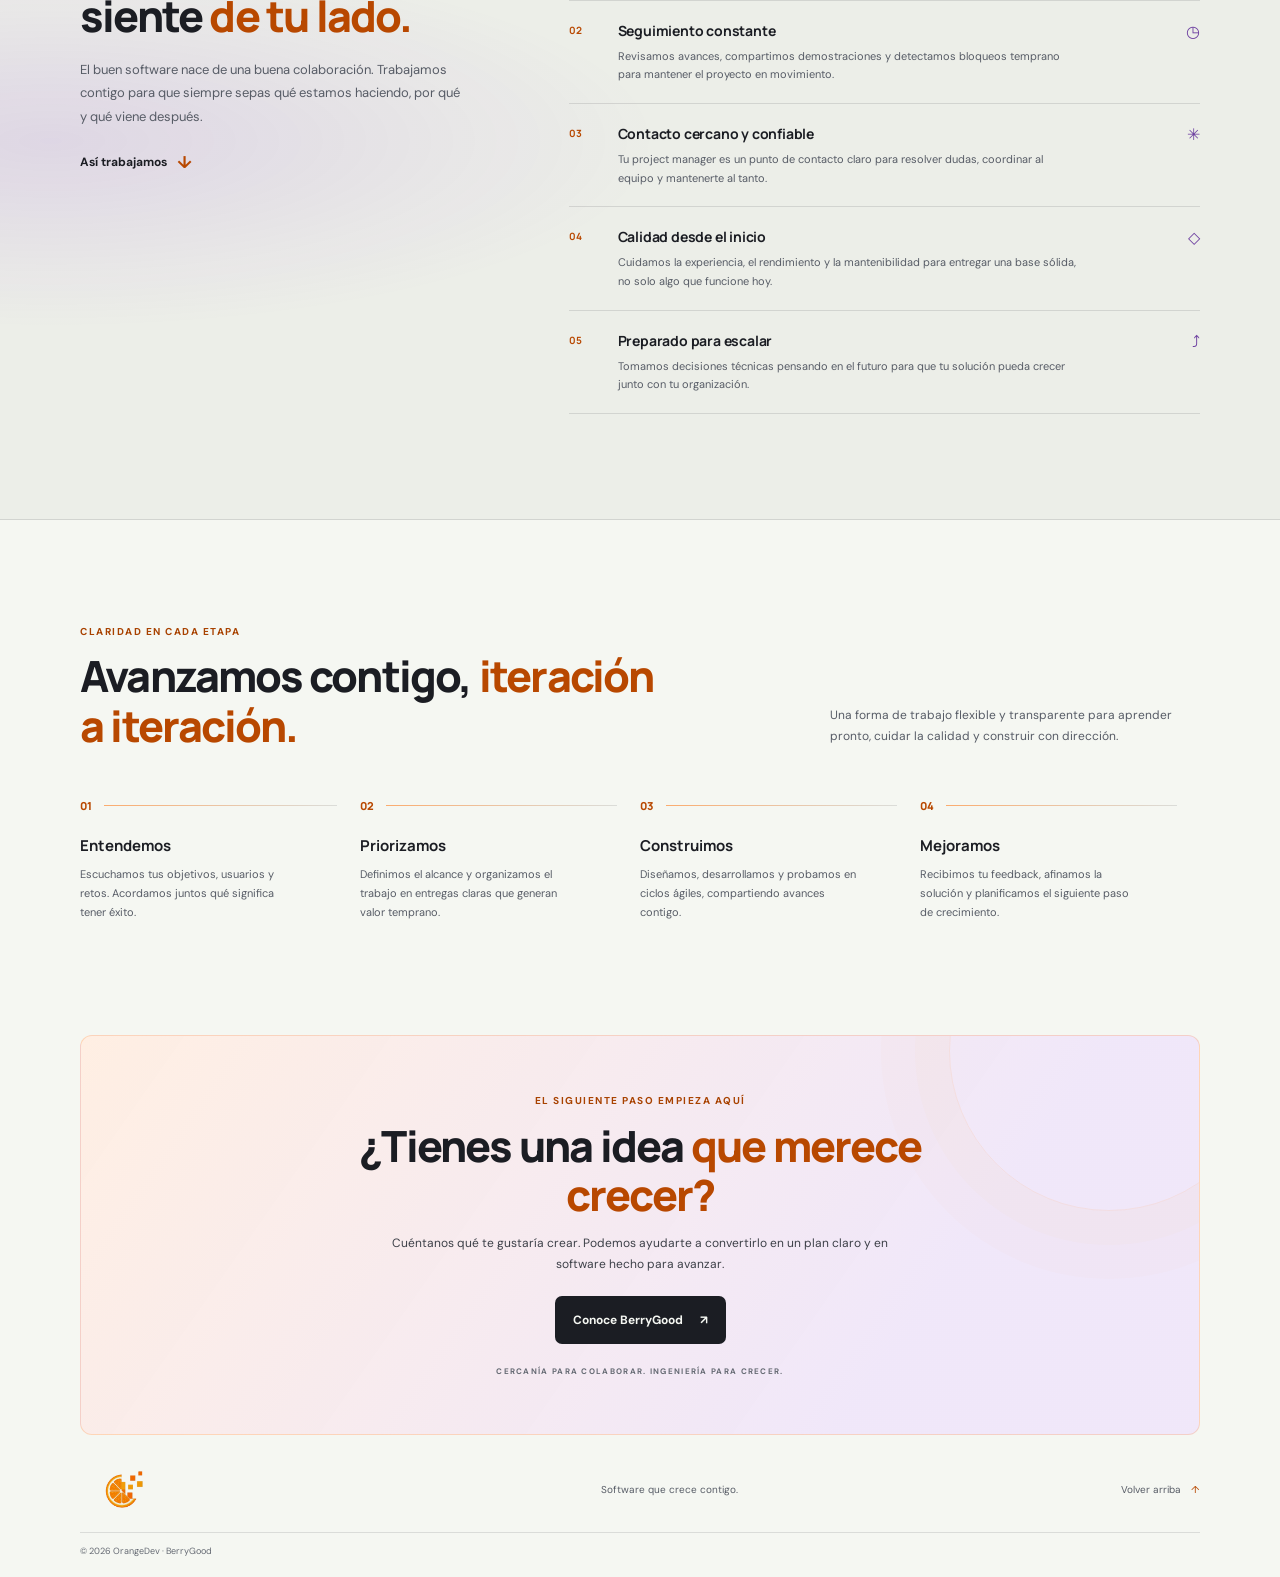
<file: html/orangeDevhtml/indexOrangeDev.html>
<!DOCTYPE html>
<html lang="es">
<head>
    <meta charset="UTF-8">
    <meta name="viewport" content="width=device-width, initial-scale=1.0">
    <meta name="theme-color" content="#111318">
    <meta name="description" content="Desarrollo web y software a la medida con metodologías ágiles, comunicación cercana y soluciones escalables.">
    <title>OrangeDev | Software que crece contigo</title>
    <link rel="icon" href="../../favicon.ico" sizes="48x48">
    <link rel="icon" type="image/png" href="../../favicon.png" sizes="192x192">
    <link rel="apple-touch-icon" href="../../apple-touch-icon.png">
    <link rel="stylesheet" href="../../css/orangeDevcss/styleOrangeDev.css">
    <link rel="stylesheet" href="../../css/theme.css">
    <script src="../../js/theme.js"></script>
</head>
<body>
    <a class="skip-link" href="#contenido">Saltar al contenido</a>
    <header class="site-header">
        <a class="brand" href="#inicio" aria-label="OrangeDev, inicio">
            <img class="brand-logo" src="logo_orangeDev.png" alt="OrangeDev, una marca de BerryGood">
        </a>
        <nav class="main-nav" aria-label="Navegación principal">
            <a href="#servicios">Servicios</a>
            <a href="#beneficios">Beneficios</a>
            <a href="#metodologia">Metodología</a>
            <a class="nav-cta" href="#contacto">Hablemos <span aria-hidden="true">↗</span></a>
            <button class="theme-toggle" type="button" aria-label="Cambiar modo de color">
                <svg class="theme-icon-sun" aria-hidden="true" viewBox="0 0 24 24" fill="none" stroke="currentColor" stroke-width="2" stroke-linecap="round"><circle cx="12" cy="12" r="4"/><path d="M12 2v2M12 20v2M4.9 4.9l1.4 1.4M17.7 17.7l1.4 1.4M2 12h2M20 12h2M4.9 19.1l1.4-1.4M17.7 6.3l1.4-1.4"/></svg>
                <svg class="theme-icon-moon" aria-hidden="true" viewBox="0 0 24 24" fill="none" stroke="currentColor" stroke-width="2" stroke-linecap="round" stroke-linejoin="round"><path d="M21 12.8A9 9 0 1 1 11.2 3a7 7 0 0 0 9.8 9.8z"/></svg>
            </button>
        </nav>
    </header>

    <main id="contenido">
        <section class="hero section-wrap" id="inicio" aria-labelledby="hero-title">
            <div class="hero-copy">
                <p class="eyebrow"><span class="status-dot" aria-hidden="true"></span> DESARROLLO DE SOFTWARE A TU MEDIDA</p>
                <h1 id="hero-title">Tu próximo gran proyecto, <span>construido para crecer.</span></h1>
                <p class="hero-description">Creamos experiencias web y software escalable con un equipo que trabaja contigo: avances visibles, comunicación cercana y calidad en cada entrega.</p>
                <div class="hero-actions">
                    <a class="button button-primary" href="#contacto">Hablemos de tu proyecto <span aria-hidden="true">↗</span></a>
                    <a class="text-link" href="#servicios">Explorar servicios <span aria-hidden="true">↓</span></a>
                </div>
                <div class="hero-proof">
                    <span class="proof-icon" aria-hidden="true">✳</span>
                    <p>Personas reales, conversaciones frecuentes y decisiones compartidas.</p>
                </div>
            </div>

            <div class="hero-visual" aria-label="Ilustración abstracta de un producto digital en desarrollo">
                <div class="visual-glow" aria-hidden="true"></div>
                <div class="brand-art">
                    <img src="titulo_orangeDev.png" alt="Símbolo de OrangeDev: una naranja formada por circuitos">
                </div>
                <div class="code-window">
                    <div class="window-bar">
                        <span class="window-dots" aria-hidden="true"><i></i><i></i><i></i></span>
                        <span>tu-proyecto.dev</span>
                        <span class="window-lock" aria-hidden="true">●</span>
                    </div>
                    <div class="code-content" aria-hidden="true">
                        <p><span class="code-muted">01</span> <span class="code-purple">const</span> proyecto = {</p>
                        <p><span class="code-muted">02</span> &nbsp; idea: <span class="code-green">'la tuya'</span>,</p>
                        <p><span class="code-muted">03</span> &nbsp; equipo: <span class="code-green">'contigo'</span>,</p>
                        <p><span class="code-muted">04</span> &nbsp; calidad: <span class="code-orange">true</span>,</p>
                        <p><span class="code-muted">05</span> &nbsp; escala: <span class="code-orange">Infinity</span></p>
                        <p><span class="code-muted">06</span> };</p>
                        <p class="code-comment"><span class="code-muted">07</span> // paso a paso, juntos</p>
                    </div>
                    <div class="window-status"><span aria-hidden="true"></span> Construyendo la siguiente versión</div>
                </div>
                <div class="floating-note"><span aria-hidden="true">↗</span><span><strong>Progreso visible</strong><small>En cada iteración</small></span></div>
                <span class="visual-orbit orbit-one" aria-hidden="true"></span>
                <span class="visual-orbit orbit-two" aria-hidden="true"></span>
            </div>
            <a class="scroll-cue" href="#servicios" aria-label="Desplazarse a nuestros servicios"><span aria-hidden="true">↓</span></a>
        </section>

        <section class="services section-wrap" id="servicios" aria-labelledby="services-title">
            <div class="section-heading">
                <div>
                    <p class="eyebrow">LO QUE PODEMOS CONSTRUIR</p>
                    <h2 id="services-title">Tecnología útil. <span>Hecha para ti.</span></h2>
                </div>
                <p class="section-intro">Desde una primera versión hasta una plataforma lista para evolucionar: diseñamos la solución según tus objetivos.</p>
            </div>
            <div class="service-grid">
                <article class="service-card">
                    <span class="card-icon" aria-hidden="true">⌘</span>
                    <p class="card-kicker">01 / EXPERIENCIAS DIGITALES</p>
                    <h3>Desarrollo web</h3>
                    <p>Sitios y aplicaciones web rápidos, intuitivos y adaptados a las necesidades de tu negocio y de las personas que los usan.</p>
                    <a href="#contacto">Hablemos de tu web <span aria-hidden="true">↗</span></a>
                </article>
                <article class="service-card">
                    <span class="card-icon" aria-hidden="true">&lt;/&gt;</span>
                    <p class="card-kicker">02 / SOLUCIONES A LA MEDIDA</p>
                    <h3>Software personalizado</h3>
                    <p>Herramientas y sistemas creados desde cero para resolver procesos reales, conectar tus operaciones y acompañar tu crecimiento.</p>
                    <a href="#contacto">Cuéntanos tu idea <span aria-hidden="true">↗</span></a>
                </article>
                <article class="service-card">
                    <span class="card-icon" aria-hidden="true">↗</span>
                    <p class="card-kicker">03 / EVOLUCIÓN CONTINUA</p>
                    <h3>Mejora y escalabilidad</h3>
                    <p>Mejoramos productos existentes y preparamos su arquitectura para que nuevas funciones y más usuarios no frenen su evolución.</p>
                    <a href="#contacto">Impulsa tu producto <span aria-hidden="true">↗</span></a>
                </article>
            </div>
        </section>

        <section class="benefits" id="beneficios" aria-labelledby="benefits-title">
            <div class="benefits-inner section-wrap">
                <div class="benefits-copy">
                    <p class="eyebrow">MÁS QUE CÓDIGO</p>
                    <h2 id="benefits-title">Un equipo que se siente <span>de tu lado.</span></h2>
                    <p>El buen software nace de una buena colaboración. Trabajamos contigo para que siempre sepas qué estamos haciendo, por qué y qué viene después.</p>
                    <a class="text-link" href="#metodologia">Así trabajamos <span aria-hidden="true">↓</span></a>
                </div>
                <div class="benefit-list">
                    <article class="benefit-item">
                        <span class="benefit-number">01</span>
                        <div><h3>Metodologías ágiles</h3><p>Dividimos el trabajo en etapas manejables, priorizamos lo importante y adaptamos el plan cuando cambian tus necesidades.</p></div>
                        <span class="benefit-symbol" aria-hidden="true">↗</span>
                    </article>
                    <article class="benefit-item">
                        <span class="benefit-number">02</span>
                        <div><h3>Seguimiento constante</h3><p>Revisamos avances, compartimos demostraciones y detectamos bloqueos temprano para mantener el proyecto en movimiento.</p></div>
                        <span class="benefit-symbol" aria-hidden="true">◷</span>
                    </article>
                    <article class="benefit-item">
                        <span class="benefit-number">03</span>
                        <div><h3>Contacto cercano y confiable</h3><p>Tu project manager es un punto de contacto claro para resolver dudas, coordinar al equipo y mantenerte al tanto.</p></div>
                        <span class="benefit-symbol" aria-hidden="true">✳</span>
                    </article>
                    <article class="benefit-item">
                        <span class="benefit-number">04</span>
                        <div><h3>Calidad desde el inicio</h3><p>Cuidamos la experiencia, el rendimiento y la mantenibilidad para entregar una base sólida, no solo algo que funcione hoy.</p></div>
                        <span class="benefit-symbol" aria-hidden="true">◇</span>
                    </article>
                    <article class="benefit-item">
                        <span class="benefit-number">05</span>
                        <div><h3>Preparado para escalar</h3><p>Tomamos decisiones técnicas pensando en el futuro para que tu solución pueda crecer junto con tu organización.</p></div>
                        <span class="benefit-symbol" aria-hidden="true">⤴</span>
                    </article>
                </div>
            </div>
        </section>

        <section class="methodology section-wrap" id="metodologia" aria-labelledby="methodology-title">
            <div class="section-heading">
                <div>
                    <p class="eyebrow">CLARIDAD EN CADA ETAPA</p>
                    <h2 id="methodology-title">Avanzamos contigo, <span>iteración a iteración.</span></h2>
                </div>
                <p class="section-intro">Una forma de trabajo flexible y transparente para aprender pronto, cuidar la calidad y construir con dirección.</p>
            </div>
            <ol class="process-grid">
                <li class="process-step">
                    <span class="process-index">01 <i></i></span>
                    <h3>Entendemos</h3>
                    <p>Escuchamos tus objetivos, usuarios y retos. Acordamos juntos qué significa tener éxito.</p>
                </li>
                <li class="process-step">
                    <span class="process-index">02 <i></i></span>
                    <h3>Priorizamos</h3>
                    <p>Definimos el alcance y organizamos el trabajo en entregas claras que generan valor temprano.</p>
                </li>
                <li class="process-step">
                    <span class="process-index">03 <i></i></span>
                    <h3>Construimos</h3>
                    <p>Diseñamos, desarrollamos y probamos en ciclos ágiles, compartiendo avances contigo.</p>
                </li>
                <li class="process-step">
                    <span class="process-index">04 <i></i></span>
                    <h3>Mejoramos</h3>
                    <p>Recibimos tu feedback, afinamos la solución y planificamos el siguiente paso de crecimiento.</p>
                </li>
            </ol>
        </section>

        <section class="contact section-wrap" id="contacto" aria-labelledby="contact-title">
            <div class="contact-orb" aria-hidden="true"></div>
            <p class="eyebrow">EL SIGUIENTE PASO EMPIEZA AQUÍ</p>
            <h2 id="contact-title">¿Tienes una idea <span>que merece crecer?</span></h2>
            <p>Cuéntanos qué te gustaría crear. Podemos ayudarte a convertirlo en un plan claro y en software hecho para avanzar.</p>
            <a class="button button-dark" href="../../index.html">Conoce BerryGood <span aria-hidden="true">↗</span></a>
            <span class="contact-caption">CERCANÍA PARA COLABORAR. INGENIERÍA PARA CRECER.</span>
        </section>
    </main>

    <footer class="site-footer">
        <a class="brand footer-brand" href="#inicio" aria-label="OrangeDev, inicio"><img class="brand-logo" src="logo_orangeDev.png" alt=""></a>
        <p>Software que crece contigo.</p>
        <a class="back-top" href="#inicio">Volver arriba <span aria-hidden="true">↑</span></a>
        <small>© 2026 OrangeDev · BerryGood</small>
    </footer>
</body>
</html>
</file>
<file: css/bananoMarketingcss/styleBananoMarketing.css>
:root {
    color-scheme: dark;
    font-family: "DM Sans", "Segoe UI", sans-serif;
    color: #f5f5f7;
    background: #111318;
    font-synthesis: none;
    text-rendering: optimizeLegibility;
    -webkit-font-smoothing: antialiased;
    --banana: #f5c542;
    --banana-light: #ffd95a;
    --green: #8db600;
    --bg: #111318;
    --bg-soft: #191c23;
    --surface: #222631;
    --text: #f5f5f7;
    --muted: #a7abb5;
    --line: rgba(245, 245, 247, 0.1);
}

* {
    box-sizing: border-box;
}

html {
    min-width: 320px;
    scroll-behavior: smooth;
    scroll-padding-top: 88px;
}

body {
    min-width: 320px;
    margin: 0;
}

a {
    color: inherit;
    text-decoration: none;
}

.skip-link {
    position: fixed;
    z-index: 10;
    top: 12px;
    left: 12px;
    padding: 12px 16px;
    transform: translateY(-150%);
    border-radius: 8px;
    background: var(--banana);
    color: var(--bg);
    font-weight: 700;
}

.skip-link:focus {
    transform: translateY(0);
}

.site-header {
    position: sticky;
    top: 0;
    z-index: 20;
    display: flex;
    width: 100%;
    height: 86px;
    align-items: center;
    justify-content: space-between;
    margin: 0;
    padding: 0 clamp(24px, 4vw, 48px);
    border-bottom: 1px solid var(--line);
    background: rgba(17, 19, 24, 0.82);
    backdrop-filter: blur(16px);
    -webkit-backdrop-filter: blur(16px);
    transition: background-color 180ms ease, box-shadow 180ms ease, border-color 180ms ease;
    box-sizing: border-box;
}

.site-header.is-scrolled {
    background: rgba(17, 19, 24, 0.94);
    border-bottom-color: rgba(245, 197, 66, 0.2);
    box-shadow: 0 10px 30px rgba(0, 0, 0, 0.18);
}

.brand {
    display: inline-flex;
    align-items: center;
    gap: 10px;
}

.brand-logo {
    position: relative;
    display: block;
    width: 44px;
    height: 44px;
    flex-shrink: 0;
    overflow: hidden;
    border-radius: 13px;
    border: 1px solid var(--line);
    background: var(--surface);
}

.brand-logo img {
    position: absolute;
    top: 50%;
    left: 50%;
    width: 148px;
    max-width: none;
    height: auto;
    transform: translate(-50%, -50%);
}

.brand-name {
    font-size: 15px;
    font-weight: 800;
    letter-spacing: -0.6px;
}

.brand-name span {
    color: var(--banana);
}

.main-nav {
    display: flex;
    align-items: center;
    gap: 34px;
    color: var(--muted);
    font-size: 13px;
    font-weight: 600;
}

.main-nav a {
    position: relative;
    padding-bottom: 8px;
}

.main-nav a::after {
    position: absolute;
    right: 0;
    bottom: 0;
    left: 0;
    height: 2px;
    background: var(--banana);
    transform: scaleX(0);
    transform-origin: center;
    transition: transform 180ms ease;
    content: "";
}

.main-nav a,
.text-link,
.back-top {
    transition: color 160ms ease;
}

.main-nav a:hover,
.text-link:hover,
.back-top:hover {
    color: var(--banana-light);
}

.main-nav a.is-active,
.main-nav a.is-active:hover {
    color: var(--banana-light);
}

.main-nav a.is-active::after,
.main-nav a:hover::after {
    transform: scaleX(1);
}

.main-nav .nav-cta {
    display: inline-flex;
    align-items: center;
    padding: 12px 16px;
    border: 1px solid rgba(245, 197, 66, 0.5);
    border-radius: 999px;
    color: var(--banana);
    transition: color 160ms ease, background-color 160ms ease, border-color 160ms ease, box-shadow 160ms ease;
}

.main-nav .nav-cta::after {
    display: none;
}

.main-nav .nav-cta.is-active,
.main-nav .nav-cta.is-active:hover {
    background: rgba(245, 197, 66, 0.1);
    border-color: rgba(245, 197, 66, 0.8);
    box-shadow: 0 0 0 1px rgba(245, 197, 66, 0.2);
    color: var(--banana-light);
}

.section-wrap {
    width: min(100% - 64px, 1180px);
    margin-inline: auto;
}

.hero {
    position: relative;
    display: grid;
    min-height: 610px;
    grid-template-columns: 1.08fr 0.92fr;
    align-items: center;
    gap: 32px;
    padding-top: 48px;
    padding-bottom: 84px;
}

.hero-copy {
    position: relative;
    z-index: 1;
    max-width: 610px;
}

.eyebrow {
    display: flex;
    align-items: center;
    gap: 9px;
    margin: 0 0 22px;
    color: var(--banana);
    font-size: 10px;
    font-weight: 800;
    letter-spacing: 1.8px;
}

.status-dot,
.live-dot {
    width: 7px;
    height: 7px;
    border-radius: 50%;
    background: var(--green);
    box-shadow: 0 0 12px rgba(141, 182, 0, 0.7);
}

h1,
h2,
h3,
p {
    margin-top: 0;
}

h1,
h2,
h3 {
    font-family: "Manrope", "Segoe UI", sans-serif;
}

h1 {
    max-width: 670px;
    margin-bottom: 22px;
    font-size: clamp(42px, 5.5vw, 70px);
    font-weight: 800;
    letter-spacing: -4.6px;
    line-height: 1.06;
}

h1 span,
.section-heading h2 span,
.method h2 span,
.contact h2 span {
    color: var(--banana);
}

.hero-description {
    max-width: 500px;
    margin-bottom: 28px;
    color: var(--muted);
    font-size: 16px;
    line-height: 1.75;
}

.hero-actions {
    display: flex;
    flex-wrap: wrap;
    align-items: center;
    gap: 24px;
}

.button {
    display: inline-flex;
    min-height: 48px;
    align-items: center;
    justify-content: center;
    gap: 13px;
    padding: 0 19px;
    border-radius: 8px;
    font-size: 13px;
    font-weight: 800;
    transition: transform 160ms ease, background-color 160ms ease;
}

.button:hover {
    transform: translateY(-2px);
}

.button-primary {
    background: var(--banana);
    color: var(--bg);
}

.button-primary:hover {
    background: var(--banana-light);
}

.text-link {
    color: var(--text);
    font-size: 13px;
    font-weight: 700;
}

.hero-proof {
    display: flex;
    align-items: center;
    gap: 12px;
    margin-top: 48px;
}

.proof-mark {
    display: grid;
    width: 38px;
    height: 38px;
    place-items: center;
    border: 1px solid rgba(245, 197, 66, 0.35);
    border-radius: 50%;
    color: var(--banana);
    font-size: 21px;
}

.hero-proof p {
    margin: 0;
    color: var(--muted);
    font-size: 11px;
    line-height: 1.6;
}

.hero-proof strong {
    color: var(--text);
    font-weight: 600;
}

.hero-art {
    position: relative;
    display: flex;
    min-height: 435px;
    flex-direction: column;
    align-items: center;
    justify-content: center;
    gap: 14px;
    isolation: isolate;
}

.hero-art::before {
    position: absolute;
    z-index: -1;
    width: min(100%, 430px);
    aspect-ratio: 1;
    border-radius: 50%;
    background: radial-gradient(circle, rgba(245, 197, 66, 0.13), rgba(109, 22, 199, 0.07) 48%, transparent 72%);
    content: "";
}

.orbit {
    position: absolute;
    border: 1px solid rgba(245, 197, 66, 0.18);
    border-radius: 50%;
}

.orbit-large {
    width: min(100%, 390px);
    aspect-ratio: 1;
}

.orbit-small {
    width: min(78%, 300px);
    aspect-ratio: 1;
    border-color: rgba(245, 245, 247, 0.1);
}

.hero-title-image {
    position: relative;
    z-index: 1;
    display: block;
    width: min(100%, 480px);
    height: auto;
    filter: drop-shadow(0 12px 34px rgba(245, 197, 66, 0.13));
    pointer-events: none;
}

.hero-signals {
    position: relative;
    z-index: 1;
    display: flex;
    width: 100%;
    align-items: center;
    justify-content: center;
    gap: 10px;
}

.float-card {
    display: flex;
    min-width: 0;
    align-items: center;
    gap: 12px;
    padding: 12px 14px;
    border: 1px solid rgba(245, 245, 247, 0.12);
    border-radius: 12px;
    background: rgba(34, 38, 49, 0.93);
    box-shadow: 0 16px 48px rgba(0, 0, 0, 0.28);
    backdrop-filter: blur(12px);
}

.card-icon {
    display: grid;
    width: 35px;
    height: 35px;
    place-items: center;
    border-radius: 10px;
    background: rgba(245, 197, 66, 0.13);
    color: var(--banana);
    font-size: 18px;
}

.float-card strong,
.float-card small {
    display: block;
    white-space: normal;
}

.float-card strong {
    margin-bottom: 4px;
    font-size: 11px;
}

.float-card small {
    color: var(--muted);
    font-size: 10px;
}

.trend-bars {
    display: flex;
    height: 35px;
    align-items: end;
    gap: 3px;
    padding: 5px 8px;
    border-radius: 9px;
    background: rgba(141, 182, 0, 0.12);
}

.trend-bars i {
    width: 4px;
    border-radius: 3px;
    background: var(--green);
}

.trend-bars i:nth-child(1) { height: 40%; }
.trend-bars i:nth-child(2) { height: 65%; }
.trend-bars i:nth-child(3) { height: 50%; }
.trend-bars i:nth-child(4) { height: 78%; }
.trend-bars i:nth-child(5) { height: 100%; }

.art-caption {
    position: relative;
    z-index: 1;
    color: #777b85;
    font-size: 9px;
    font-weight: 700;
    letter-spacing: 2px;
    white-space: nowrap;
}

.scroll-cue {
    position: absolute;
    bottom: 22px;
    left: 50%;
    display: grid;
    width: 35px;
    height: 35px;
    place-items: center;
    transform: translateX(-50%);
    border: 1px solid var(--line);
    border-radius: 50%;
    color: var(--muted);
}

.intro-band {
    display: flex;
    min-height: 72px;
    align-items: center;
    justify-content: center;
    gap: clamp(16px, 4vw, 54px);
    padding: 16px 24px;
    border-block: 1px solid var(--line);
    background: #15171d;
}

.intro-band p {
    margin: 0;
    color: #d4d5da;
    font-size: 9px;
    font-weight: 800;
    letter-spacing: 1.35px;
    text-align: center;
}

.intro-band span {
    color: var(--banana);
    font-size: 14px;
}

.solutions {
    padding-top: 110px;
    padding-bottom: 115px;
}

.section-heading {
    display: flex;
    align-items: end;
    justify-content: space-between;
    gap: 40px;
    margin-bottom: 42px;
}

.section-heading .eyebrow {
    margin-bottom: 15px;
}

.section-heading h2,
.method h2,
.contact h2 {
    max-width: 660px;
    margin-bottom: 0;
    font-size: clamp(32px, 4vw, 48px);
    font-weight: 800;
    letter-spacing: -2.4px;
    line-height: 1.14;
}

.section-intro {
    max-width: 370px;
    margin: 0 0 3px;
    color: var(--muted);
    font-size: 13px;
    line-height: 1.75;
}

.solution-grid {
    display: grid;
    grid-template-columns: repeat(4, minmax(0, 1fr));
    gap: 13px;
}

.solution-card {
    position: relative;
    display: flex;
    min-height: 268px;
    flex-direction: column;
    align-items: flex-start;
    padding: 22px 20px 18px;
    overflow: hidden;
    border: 1px solid var(--line);
    border-radius: 12px;
    background: var(--bg-soft);
    opacity: 0;
    transform: translateY(20px);
    transition: transform 180ms ease, border-color 180ms ease, background-color 180ms ease, opacity 400ms ease;
}

.solution-card.reveal,
.method.reveal,
.contact.reveal {
    opacity: 0;
    transform: translateY(20px);
}

.solution-card.is-visible,
.method.is-visible,
.contact.is-visible {
    opacity: 1;
    transform: translateY(0);
}

.solution-card:hover {
    transform: translateY(-4px);
    border-color: rgba(245, 197, 66, 0.38);
    background: #1d2028;
}

.solution-card.featured-card {
    border-color: rgba(245, 197, 66, 0.4);
    background: linear-gradient(145deg, #29281f, #191c23 72%);
}

.solution-index {
    color: #8f939c;
    font-size: 9px;
    font-weight: 800;
    letter-spacing: 1.15px;
}

.solution-icon {
    display: grid;
    width: 39px;
    height: 39px;
    place-items: center;
    margin: 24px 0 15px;
    border: 1px solid rgba(245, 197, 66, 0.22);
    border-radius: 11px;
    background: rgba(245, 197, 66, 0.08);
    color: var(--banana);
    font-size: 20px;
}

.solution-card h3 {
    margin-bottom: 9px;
    font-size: 17px;
    font-weight: 800;
    letter-spacing: -0.45px;
}

.solution-card p {
    margin-bottom: 18px;
    color: var(--muted);
    font-size: 11px;
    line-height: 1.65;
}

.solution-tag {
    margin-top: auto;
    padding-top: 11px;
    border-top: 1px solid var(--line);
    color: #d3d4d9;
    font-size: 9px;
    font-weight: 600;
}

.method {
    display: grid;
    grid-template-columns: 0.9fr 1.1fr;
    gap: 90px;
    padding: 78px 7%;
    border: 1px solid var(--line);
    border-radius: 18px;
    background: linear-gradient(125deg, #1a1d24, #15171d);
    opacity: 0;
    transform: translateY(20px);
    transition: opacity 420ms ease, transform 420ms ease;
}

.method-copy .eyebrow {
    margin-bottom: 17px;
}

.method h2 {
    margin-bottom: 19px;
    font-size: clamp(29px, 3.5vw, 42px);
}

.method-copy > p:not(.eyebrow) {
    max-width: 440px;
    margin-bottom: 22px;
    color: var(--muted);
    font-size: 13px;
    line-height: 1.75;
}

.method-steps {
    display: grid;
    align-content: center;
    gap: 25px;
    margin: 0;
    padding: 0;
    list-style: none;
}

.method-steps li {
    display: grid;
    grid-template-columns: 42px 1fr;
    gap: 15px;
}

.method-steps li > span {
    display: grid;
    width: 36px;
    height: 36px;
    place-items: center;
    border-radius: 50%;
    background: rgba(245, 197, 66, 0.1);
    color: var(--banana);
    font-size: 11px;
    font-weight: 800;
}

.method-steps h3 {
    margin: 2px 0 5px;
    font-size: 14px;
}

.method-steps p {
    margin: 0;
    color: var(--muted);
    font-size: 11px;
    line-height: 1.6;
}

.contact {
    position: relative;
    display: flex;
    min-height: 255px;
    align-items: center;
    justify-content: space-between;
    gap: 32px;
    margin-top: 100px;
    margin-bottom: 82px;
    padding: 45px 6%;
    overflow: hidden;
    border-radius: 16px;
    background: var(--banana);
    color: var(--bg);
    opacity: 0;
    transform: translateY(20px);
    transition: opacity 420ms ease, transform 420ms ease;
}

.contact .eyebrow {
    margin-bottom: 15px;
    color: rgba(17, 19, 24, 0.72);
}

.contact h2 {
    max-width: 550px;
    font-size: clamp(34px, 4vw, 52px);
}

.contact h2 span {
    color: #614800;
}

.button-dark {
    position: relative;
    z-index: 1;
    flex-shrink: 0;
    background: var(--bg);
    color: var(--text);
}

.button-dark:hover {
    background: #292d37;
}

.contact-decoration {
    position: absolute;
    right: 24%;
    bottom: -92px;
    color: rgba(17, 19, 24, 0.055);
    font-family: "Arial Black", sans-serif;
    font-size: 250px;
    font-weight: 900;
    letter-spacing: -40px;
    line-height: 1;
}

.contact-decoration span {
    font-size: 120px;
}

.site-footer {
    display: grid;
    width: min(100% - 64px, 1180px);
    grid-template-columns: 1.1fr 1.4fr 1fr auto;
    align-items: center;
    gap: 24px;
    margin: auto;
    padding: 26px 0 30px;
    border-top: 1px solid var(--line);
}

.footer-brand .brand-logo {
    width: 38px;
    height: 38px;
    border-radius: 11px;
}

.footer-brand .brand-logo img {
    width: 128px;
}

.footer-brand .brand-name {
    font-size: 13px;
}

.site-footer p,
.back-top,
.site-footer small {
    margin: 0;
    color: var(--muted);
    font-size: 10px;
}

.back-top {
    justify-self: end;
}

.site-footer small {
    white-space: nowrap;
}

@media (max-width: 900px) {
    .hero {
        min-height: 580px;
        grid-template-columns: 1fr 0.8fr;
        gap: 12px;
    }

    h1 {
        font-size: clamp(42px, 6.5vw, 60px);
        letter-spacing: -3px;
    }

    .hero-art {
        transform: scale(0.88);
    }

    .solution-grid {
        grid-template-columns: repeat(2, minmax(0, 1fr));
    }

    .method {
        gap: 45px;
        padding-inline: 5%;
    }

    .site-footer {
        grid-template-columns: 1fr 1fr;
    }

    .site-footer p {
        justify-self: end;
    }

    .back-top {
        justify-self: start;
    }
}

@media (max-width: 640px) {
    html {
        scroll-padding-top: 72px;
    }

    .site-header,
    .section-wrap,
    .site-footer {
        width: min(100% - 40px, 1180px);
    }

    .site-header {
        height: 72px;
    }

    .brand-logo {
        width: 40px;
        height: 40px;
    }

    .brand-name {
        font-size: 13px;
    }

    .main-nav {
        gap: 13px;
    }

    .main-nav > a:not(.nav-cta) {
        display: none;
    }

    .main-nav .nav-cta {
        padding: 10px 13px;
        font-size: 11px;
    }

    .hero {
        min-height: auto;
        grid-template-columns: 1fr;
        gap: 0;
        padding-top: 74px;
        padding-bottom: 66px;
    }

    .eyebrow {
        font-size: 9px;
    }

    h1 {
        max-width: 540px;
        font-size: clamp(43px, 12vw, 60px);
        letter-spacing: -3.2px;
    }

    .hero-description {
        font-size: 14px;
    }

    .hero-actions {
        align-items: flex-start;
        flex-direction: column;
        gap: 17px;
    }

    .hero-proof {
        margin-top: 29px;
    }

    .hero-art {
        min-height: 0;
        margin-top: 10px;
        gap: 10px;
        transform: none;
    }

    .orbit-large {
        width: 300px;
    }

    .orbit-small {
        width: 230px;
    }

    .hero-title-image {
        width: min(100%, 390px);
    }

    .hero-signals {
        align-items: stretch;
        gap: 8px;
    }

    .float-card {
        flex: 1 1 0;
        gap: 7px;
        padding: 9px 8px;
    }

    .float-card strong {
        font-size: 8px;
    }

    .float-card small {
        font-size: 8px;
    }

    .card-icon,
    .trend-bars {
        width: 30px;
        height: 30px;
    }

    .art-caption {
        font-size: 8px;
    }

    .scroll-cue {
        bottom: 11px;
    }

    .intro-band {
        min-height: 63px;
        gap: 11px;
        padding-inline: 14px;
    }

    .intro-band p {
        font-size: 7px;
        letter-spacing: 0.6px;
    }

    .intro-band span {
        font-size: 11px;
    }

    .solutions {
        padding-top: 75px;
        padding-bottom: 75px;
    }

    .section-heading {
        align-items: flex-start;
        flex-direction: column;
        gap: 16px;
        margin-bottom: 28px;
    }

    .section-heading h2,
    .method h2,
    .contact h2 {
        font-size: clamp(33px, 9vw, 43px);
        letter-spacing: -2px;
    }

    .section-intro {
        font-size: 12px;
    }

    .solution-grid {
        gap: 9px;
    }

    .solution-card {
        min-height: 260px;
        padding: 16px 13px 14px;
    }

    .solution-index {
        font-size: 7px;
        letter-spacing: 0.65px;
    }

    .solution-icon {
        width: 34px;
        height: 34px;
        margin: 19px 0 13px;
        font-size: 17px;
    }

    .solution-card h3 {
        font-size: 14px;
    }

    .solution-card p {
        font-size: 10px;
        line-height: 1.6;
    }

    .solution-tag {
        font-size: 8px;
        line-height: 1.4;
    }

    .method {
        grid-template-columns: 1fr;
        gap: 33px;
        padding: 32px 23px;
    }

    .method-steps {
        gap: 21px;
    }

    .contact {
        min-height: 300px;
        align-items: flex-start;
        flex-direction: column;
        justify-content: center;
        gap: 24px;
        margin-top: 70px;
        margin-bottom: 60px;
        padding: 32px 25px;
    }

    .contact-decoration {
        right: -8px;
        bottom: -44px;
        font-size: 180px;
    }

    .contact-decoration span {
        font-size: 90px;
    }

    .site-footer {
        grid-template-columns: 1fr auto;
        row-gap: 15px;
        padding-bottom: 24px;
    }

    .site-footer p {
        grid-row: 2;
        justify-self: start;
    }

    .back-top {
        grid-column: 2;
        grid-row: 1;
        justify-self: end;
    }

    .site-footer small {
        grid-column: 2;
        grid-row: 2;
        justify-self: end;
        font-size: 9px;
    }
}

@media (max-width: 370px) {
    .section-wrap,
    .site-header,
    .site-footer {
        width: min(100% - 32px, 1180px);
    }

    .intro-band {
        gap: 7px;
    }

    .intro-band p {
        font-size: 6px;
    }

    .solution-card {
        min-height: 280px;
        padding-inline: 11px;
    }
}

@media (prefers-reduced-motion: reduce) {
    *,
    *::before,
    *::after {
        scroll-behavior: auto !important;
        transition-duration: 0.01ms !important;
    }
}

/* Modo día */
:root[data-theme="light"] {
    color-scheme: light;
    color: #1b1d23;
    background: #f5f7f2;
    --banana: #7f5c00;
    --banana-light: #6a4d00;
    --green: #5f7d00;
    --bg: #f5f7f2;
    --bg-soft: #ffffff;
    --surface: #ffffff;
    --text: #1b1d23;
    --muted: #575c66;
    --line: rgba(27, 29, 35, 0.12);
}

:root[data-theme="light"] .site-header {
    background: rgba(245, 247, 242, 0.88);
}

:root[data-theme="light"] .site-header.is-scrolled {
    background: rgba(245, 247, 242, 0.96);
    box-shadow: 0 10px 30px rgba(27, 29, 35, 0.1);
}

/* Los logos de esta área traen letras blancas: llevan fondo oscuro */
:root[data-theme="light"] .brand-logo {
    background: #222631;
}

:root[data-theme="light"] .hero-title-image {
    border-radius: 20px;
    background: #15171d;
}

:root[data-theme="light"] .skip-link,
:root[data-theme="light"] .button-primary {
    background: #f5c542;
    color: #1b1d23;
}

:root[data-theme="light"] .button-primary:hover {
    background: #ffd95a;
}

:root[data-theme="light"] .orbit-small {
    border-color: rgba(27, 29, 35, 0.12);
}

:root[data-theme="light"] .float-card {
    border-color: rgba(27, 29, 35, 0.12);
    background: rgba(255, 255, 255, 0.96);
    box-shadow: 0 16px 48px rgba(27, 29, 35, 0.14);
}

:root[data-theme="light"] .art-caption,
:root[data-theme="light"] .solution-index {
    color: #656a73;
}

:root[data-theme="light"] .intro-band {
    background: #eceee8;
}

:root[data-theme="light"] .intro-band p,
:root[data-theme="light"] .solution-tag {
    color: #33363d;
}

:root[data-theme="light"] .solution-card:hover {
    background: #ffffff;
}

:root[data-theme="light"] .solution-card.featured-card {
    background: linear-gradient(145deg, #fff6d8, #ffffff 72%);
}

:root[data-theme="light"] .method {
    background: linear-gradient(125deg, #ffffff, #f0f2ec);
}

:root[data-theme="light"] .contact {
    background: #f5c542;
    color: #1b1d23;
}

:root[data-theme="light"] .button-dark {
    background: #1b1d23;
    color: #f5f5f7;
}

:root[data-theme="light"] .button-dark:hover {
    background: #292d37;
}

/* El encabezado ocupa todo el ancho para dar espacio al botón de modo */
@media (max-width: 640px) {
    .site-header {
        width: 100%;
    }
}
</file>
<file: css/theme.css>
.theme-toggle {
	display: inline-flex;
	flex: none;
	width: 40px;
	height: 40px;
	align-items: center;
	justify-content: center;
	padding: 0;
	border: 1px solid color-mix(in srgb, currentColor 35%, transparent);
	border-radius: 50%;
	background: transparent;
	color: inherit;
	cursor: pointer;
	transition: background-color 160ms ease, border-color 160ms ease;
}

.theme-toggle:hover {
	border-color: currentColor;
	background: color-mix(in srgb, currentColor 12%, transparent);
}

.theme-toggle:focus-visible {
	outline: 2px solid currentColor;
	outline-offset: 2px;
}

.theme-toggle svg {
	width: 20px;
	height: 20px;
}

.theme-icon-moon,
:root[data-theme="light"] .theme-icon-sun {
	display: none;
}

:root[data-theme="light"] .theme-icon-moon {
	display: block;
}
</file>
<file: css/lemon.iacss/styleLemon.ia.css>
/* ============================================================
   LEMON.IA — Stylesheet
   Paleta: Lemon #DFFF3F / Electric Lime #F0FF70 / Berry #6D16C7
   Arquitectura idéntica a BananoMarketing & BerryGood
   Integrando diseño de marca Luminn-tech.com
   ============================================================ */

@import url('https://fonts.googleapis.com/css2?family=Manrope:wght@700;800;900&family=DM+Sans:wght@400;600;700;800&family=Space+Grotesk:wght@500;600;700;800&family=Syne:wght@700;800;900&display=swap');

:root {
    color-scheme: dark;
    font-family: "DM Sans", "Segoe UI", sans-serif;
    color: #f5f5f7;
    background: #111318;
    font-synthesis: none;
    text-rendering: optimizeLegibility;
    -webkit-font-smoothing: antialiased;

    /* Lemon.ia tokens */
    --lemon:          #DFFF3F;
    --lemon-bright:   #FACC15;
    --electric-lime:  #F0FF70;
    --lime-green:     #A8D900;
    --lime-dark:      #6E8F00;
    --berry:          #6D16C7;
    --berry-dark:     #3B0870;
    --bg:             #111318;
    --bg-soft:        #191C23;
    --surface:        #222631;
    --text:           #F5F5F7;
    --muted:          #A7ABB5;
    --line:           rgba(245, 245, 247, 0.10);
    --lemon-glow:     rgba(223, 255, 63, 0.18);
    --berry-glow:     rgba(109, 22, 199, 0.22);
}

/* ── Reset ───────────────────────────────────────────── */
*, *::before, *::after { box-sizing: border-box; }

html {
    min-width: 320px;
    scroll-behavior: smooth;
    scroll-padding-top: 88px;
}

body {
    min-width: 320px;
    margin: 0;
    background-color: var(--bg);
    overflow-x: hidden;
}

a { color: inherit; text-decoration: none; }

h1, h2, h3, p { margin-top: 0; }

h1, h2, h3 {
    font-family: "Manrope", "Syne", "Segoe UI", sans-serif;
}

/* ── Skip link ───────────────────────────────────────── */
.skip-link {
    position: fixed;
    z-index: 100;
    top: 12px; left: 12px;
    padding: 12px 16px;
    transform: translateY(-150%);
    border-radius: 8px;
    background: var(--lemon);
    color: var(--bg);
    font-weight: 700;
    transition: transform 0.2s ease;
}
.skip-link:focus { transform: translateY(0); }

/* ── Header Wrapper (Full-width edge-to-edge sticky) ── */
.header-wrapper {
    position: sticky;
    top: 0;
    left: 0;
    right: 0;
    width: 100%;
    z-index: 100;
    background: rgba(17, 19, 24, 0.75);
    backdrop-filter: blur(14px);
    -webkit-backdrop-filter: blur(14px);
    border-bottom: 1px solid var(--line);
    transition: background-color 0.25s ease, box-shadow 0.25s ease, border-color 0.25s ease;
}

.header-wrapper.scrolled {
    background: rgba(17, 19, 24, 0.96);
    backdrop-filter: blur(20px);
    -webkit-backdrop-filter: blur(20px);
    box-shadow: 0 10px 30px rgba(0, 0, 0, 0.5);
    border-bottom: 1px solid rgba(255, 255, 255, 0.08);
}

.site-header {
    display: flex;
    width: min(100% - 64px, 1180px);
    height: 82px;
    align-items: center;
    justify-content: space-between;
    margin: 0 auto;
}

/* ── Brand ───────────────────────────────────────────── */
.brand {
    display: inline-flex;
    align-items: center;
    gap: 12px;
    transition: transform 0.2s ease;
}
.brand:hover { transform: scale(1.02); }

.brand-horizontal-logo {
    height: 38px;
    width: auto;
    object-fit: contain;
    display: block;
}

.brand-logo {
    position: relative;
    display: flex;
    align-items: center;
    justify-content: center;
    width: 44px; height: 44px;
    flex-shrink: 0;
    overflow: hidden;
    border-radius: 13px;
    border: 1px solid var(--line);
    background: var(--surface);
}

.brand-logo img {
    width: 30px;
    height: 30px;
    object-fit: contain;
}

.brand-name {
    font-size: 15px;
    font-weight: 800;
    letter-spacing: -0.6px;
}
.brand-name span { color: var(--lemon); }

.brand-badge {
    display: inline-flex;
    align-items: center;
    padding: 3px 9px;
    border-radius: 999px;
    font-size: 10px;
    font-weight: 800;
    letter-spacing: 0.8px;
    text-transform: uppercase;
    border: 1px solid rgba(250, 204, 21, 0.4);
    color: #FACC15;
    background: rgba(250, 204, 21, 0.1);
}

/* ── Nav ─────────────────────────────────────────────── */
.main-nav {
    display: flex;
    align-items: center;
    gap: 32px;
    color: var(--muted);
    font-size: 13px;
    font-weight: 700;
    text-transform: uppercase;
    letter-spacing: 0.05em;
}

.main-nav a,
.text-link,
.back-top {
    transition: color 160ms ease;
}

.main-nav a.active,
.main-nav a[aria-current="location"],
.main-nav a:hover,
.text-link:hover,
.back-top:hover {
    color: var(--lemon);
}

.main-nav .nav-cta {
    display: inline-flex;
    align-items: center;
    gap: 6px;
    padding: 10px 18px;
    border: 1px solid rgba(250, 204, 21, 0.5);
    border-radius: 999px;
    color: #FACC15;
    background: rgba(250, 204, 21, 0.06);
    font-size: 12px;
    font-weight: 800;
    transition: all 0.2s ease;
}
.main-nav .nav-cta:hover {
    background: #FACC15;
    color: #0F172A;
    box-shadow: 0 4px 18px rgba(250, 204, 21, 0.4);
}

/* ── Layout ──────────────────────────────────────────── */
.section-wrap {
    width: min(100% - 64px, 1180px);
    margin-inline: auto;
}

/* ── HERO ────────────────────────────────────────────── */
.hero {
    position: relative;
    display: grid;
    min-height: 640px;
    grid-template-columns: 1.12fr 0.88fr;
    align-items: center;
    gap: 36px;
    padding-top: 48px;
    padding-bottom: 72px;
}

.hero-copy {
    position: relative;
    z-index: 10;
    max-width: 650px;
    display: flex;
    flex-direction: column;
    align-items: center;
    text-align: center;
}

.hero .eyebrow {
    display: flex;
    align-items: center;
    justify-content: center;
    gap: 9px;
    margin: 0 0 18px;
    color: var(--lemon);
    font-size: 11px;
    font-weight: 800;
    letter-spacing: 1.8px;
}

.status-dot,
.live-dot {
    width: 8px;
    height: 8px;
    border-radius: 50%;
    background: var(--lime-green);
    box-shadow: 0 0 12px rgba(168, 217, 0, 0.7);
    display: inline-block;
}

.hero h1 {
    width: fit-content;
    max-width: 600px;
    margin: 0 auto 22px;
    font-size: clamp(34px, 4vw, 52px);
    font-weight: 800;
    letter-spacing: -2px;
    line-height: 1.14;
    color: #FFFFFF;
    font-family: "Manrope", "Segoe UI", sans-serif;
    text-align: center;
}

.hero h1 .title-white {
    display: block;
    color: #FFFFFF;
}

.hero h1 .title-lemon {
    display: block;
    color: var(--lemon);
    margin-top: 4px;
}

.hero h1 span {
    color: var(--lemon);
    display: block;
    margin-top: 4px;
}

.hero-description {
    max-width: 500px;
    margin: 0 auto 28px;
    color: var(--muted);
    font-size: 16px;
    line-height: 1.75;
    text-align: center;
}
.hero-description strong {
    color: #FFFFFF;
    font-weight: 700;
}

.hero-actions {
    display: flex;
    flex-wrap: wrap;
    align-items: center;
    justify-content: center;
    gap: 16px;
    margin-bottom: 24px;
    width: 100%;
}

/* ── Pill Buttons (Sí Señor style) ───────────────────── */
.pill-btn-white {
    display: inline-flex;
    align-items: center;
    gap: 8px;
    background: #FFFFFF;
    color: #0F172A;
    padding: 13px 26px;
    border-radius: 9999px;
    font-weight: 800;
    font-size: 13px;
    letter-spacing: 0.05em;
    text-transform: uppercase;
    border: 2px solid #FFFFFF;
    box-shadow: 0 6px 20px rgba(255, 255, 255, 0.2);
    transition: all 0.25s ease;
    cursor: pointer;
}
.pill-btn-white:hover {
    transform: translateY(-2px);
    background: #F1F5F9;
    box-shadow: 0 10px 28px rgba(255, 255, 255, 0.35);
}

.pill-btn-lemon {
    display: inline-flex;
    align-items: center;
    gap: 8px;
    background: #FACC15;
    color: #0F172A;
    padding: 13px 26px;
    border-radius: 9999px;
    font-weight: 800;
    font-size: 13px;
    letter-spacing: 0.05em;
    text-transform: uppercase;
    border: 2px solid #FACC15;
    box-shadow: 0 6px 25px rgba(250, 204, 21, 0.4);
    transition: all 0.25s ease;
    cursor: pointer;
}
.pill-btn-lemon:hover {
    transform: translateY(-2px);
    background: #FDE047;
    box-shadow: 0 10px 32px rgba(250, 204, 21, 0.6);
}

/* Trust Micro-Metrics */
.trust-metrics {
    display: flex;
    flex-wrap: wrap;
    align-items: center;
    justify-content: center;
    gap: 20px;
    padding-top: 18px;
    margin-top: 16px;
    border-top: 1px solid rgba(255, 255, 255, 0.12);
    width: 100%;
}
.metric-item {
    display: flex;
    align-items: center;
    gap: 8px;
    font-size: 12px;
    font-weight: 600;
    color: #CBD5E1;
}

.hero-tagline {
    margin: 20px auto 0;
    font-size: 13px;
    font-weight: 700;
    letter-spacing: 0.05em;
    color: #94A3B8;
    text-align: center;
}

.hero-tagline span {
    color: var(--lemon);
    font-weight: 800;
}

/* ── Hero Art Right Column (3D AI Core) ───────────────── */
.hero-art-col {
    position: relative;
    display: flex;
    align-items: center;
    justify-content: center;
    isolation: isolate;
}

.hero-core-wrapper {
    position: relative;
    width: 100%;
    max-width: 530px;
    margin: 0 auto;
}

.hero-core-glow {
    position: absolute;
    inset: -20px;
    border-radius: 32px;
    background: radial-gradient(circle, rgba(250, 204, 21, 0.4) 0%, rgba(16, 185, 129, 0.25) 60%, transparent 80%);
    filter: blur(28px);
    z-index: 0;
    pointer-events: none;
    transition: opacity 0.4s ease;
}

.hero-core-card {
    position: relative;
    z-index: 10;
    border-radius: 20px;
    overflow: hidden;
    border: 1px solid rgba(255, 255, 255, 0.16);
    background: #080A0F;
    padding: 10px;
    box-shadow: 0 24px 60px rgba(0, 0, 0, 0.6);
    transition: transform 0.4s ease, border-color 0.4s ease;
}
.hero-core-card:hover {
    transform: scale(1.02);
    border-color: rgba(250, 204, 21, 0.4);
}

.hero-core-img {
    width: 100%;
    height: auto;
    display: block;
    border-radius: 14px;
    object-fit: cover;
}

/* Floating HUD tags */
.hud-tag {
    position: absolute;
    z-index: 20;
    padding: 8px 14px;
    border-radius: 12px;
    background: rgba(15, 18, 25, 0.94);
    backdrop-filter: blur(12px);
    font-family: monospace;
    font-size: 11px;
    box-shadow: 0 10px 30px rgba(0,0,0,0.5);
    display: flex;
    align-items: center;
    gap: 8px;
    animation: wireframeOrbit 12s ease-in-out infinite;
}

.hud-tag-top {
    top: -16px;
    left: -16px;
    border: 1px solid rgba(250, 204, 21, 0.45);
    color: #FDE047;
}

.hud-tag-bottom {
    bottom: -14px;
    right: -14px;
    border: 1px solid rgba(16, 185, 129, 0.5);
    color: #6EE7B7;
    animation-delay: 2s;
}

@keyframes wireframeOrbit {
    0%, 100% { transform: translateY(0px) rotate(0deg); }
    50%      { transform: translateY(-10px) rotate(3deg); }
}

.ping-dot {
    width: 8px;
    height: 8px;
    border-radius: 50%;
    background: #FACC15;
    animation: pingAnimation 1.6s cubic-bezier(0, 0, 0.2, 1) infinite;
}
@keyframes pingAnimation {
    75%, 100% {
        transform: scale(2.2);
        opacity: 0;
    }
}

.pulse-dot-green {
    width: 8px;
    height: 8px;
    border-radius: 50%;
    background: #10B981;
    box-shadow: 0 0 10px #10B981;
}

.hud-live-banner {
    position: absolute;
    bottom: 20px;
    left: 20px;
    right: 20px;
    z-index: 15;
    padding: 10px 14px;
    border-radius: 12px;
    background: rgba(10, 12, 18, 0.88);
    backdrop-filter: blur(12px);
    border: 1px solid rgba(255, 255, 255, 0.12);
    display: flex;
    align-items: center;
    justify-content: space-between;
    font-family: monospace;
    font-size: 11px;
}

/* ── Sawtooth Divider + LogosBar (Luminn Signature) ───── */
.sawtooth-wrapper {
    position: relative;
    width: 100%;
    overflow: hidden;
    line-height: 0;
    z-index: 20;
    margin-top: 24px;
    margin-bottom: -1px;
}

.sawtooth-svg {
    display: block;
    width: 100%;
    height: 38px;
    color: #EAE6D8;
}

.logos-bar-wrap {
    background-color: #EAE6D8;
    padding: 38px 24px;
    color: #0A0A0A;
    position: relative;
    z-index: 10;
}

.logos-bar-title {
    text-align: center;
    font-family: 'Space Grotesk', sans-serif;
    font-size: 11px;
    font-weight: 900;
    letter-spacing: 0.2em;
    text-transform: uppercase;
    max-width: 820px;
    margin: 0 auto 22px;
    line-height: 1.6;
    color: #171717;
}

.logos-pills {
    display: flex;
    flex-wrap: wrap;
    justify-content: center;
    gap: 12px;
    max-width: 900px;
    margin: 0 auto;
}

.logo-pill {
    padding: 8px 18px;
    border-radius: 999px;
    background: #0A0A0A;
    color: #FFFFFF;
    font-size: 12px;
    font-weight: 700;
    letter-spacing: 0.08em;
    text-transform: uppercase;
    border: 1px solid #0A0A0A;
    transition: all 0.25s ease;
    cursor: default;
}
.logo-pill:hover {
    background: #262626;
    transform: translateY(-2px);
    box-shadow: 0 8px 20px rgba(0,0,0,0.18);
}

.logos-bar-subtitle {
    text-align: center;
    font-family: 'Space Grotesk', sans-serif;
    font-size: 13px;
    font-weight: 800;
    letter-spacing: 0.16em;
    text-transform: uppercase;
    margin-top: 24px;
    margin-bottom: 0;
    color: #171717;
}

.sawtooth-bottom {
    margin-top: -1px;
    margin-bottom: 0;
}

/* ── Intro band ──────────────────────────────────────── */
.intro-band {
    display: flex;
    min-height: 72px;
    align-items: center;
    justify-content: center;
    gap: clamp(16px, 4vw, 54px);
    padding: 16px 24px;
    border-block: 1px solid var(--line);
    background: #15171d;
}

.intro-band p {
    margin: 0;
    color: #d4d5da;
    font-size: 9px;
    font-weight: 800;
    letter-spacing: 1.35px;
    text-align: center;
}

.intro-band span {
    color: var(--lemon);
    font-size: 14px;
}

/* ── Solutions ───────────────────────────────────────── */
.solutions {
    padding-top: 110px;
    padding-bottom: 115px;
}

.section-heading {
    display: flex;
    align-items: end;
    justify-content: space-between;
    gap: 40px;
    margin-bottom: 42px;
}

.eyebrow {
    display: flex;
    align-items: center;
    gap: 9px;
    margin: 0 0 16px;
    color: var(--lemon);
    font-size: 10px;
    font-weight: 800;
    letter-spacing: 1.8px;
}

.section-heading h2,
.method h2,
.contact h2 {
    max-width: 660px;
    margin-bottom: 0;
    font-size: clamp(32px, 4vw, 48px);
    font-weight: 800;
    letter-spacing: -2.4px;
    line-height: 1.14;
}

.section-heading h2 span,
.method h2 span,
.contact h2 span {
    color: var(--lemon);
}

.section-intro {
    max-width: 370px;
    margin: 0 0 3px;
    color: var(--muted);
    font-size: 13px;
    line-height: 1.75;
}

.solution-grid {
    display: grid;
    grid-template-columns: repeat(4, minmax(0, 1fr));
    gap: 13px;
}

.solution-card {
    position: relative;
    display: flex;
    min-height: 268px;
    flex-direction: column;
    align-items: flex-start;
    padding: 22px 20px 18px;
    overflow: hidden;
    border: 1px solid var(--line);
    border-radius: 12px;
    background: var(--bg-soft);
    transition: transform 180ms ease, border-color 180ms ease, background-color 180ms ease;
}

.solution-card:hover {
    transform: translateY(-4px);
    border-color: rgba(223, 255, 63, 0.35);
    background: #1a1e28;
}

.solution-card.featured-card {
    border-color: rgba(223, 255, 63, 0.38);
    background: linear-gradient(145deg, #1c2418, #191c23 72%);
}

.solution-index {
    color: #8f939c;
    font-size: 9px;
    font-weight: 800;
    letter-spacing: 1.15px;
}

.solution-icon {
    display: grid;
    width: 39px; height: 39px;
    place-items: center;
    margin: 24px 0 15px;
    border: 1px solid rgba(223, 255, 63, 0.20);
    border-radius: 11px;
    background: rgba(223, 255, 63, 0.07);
    color: var(--lemon);
    font-size: 20px;
}

.solution-card h3 {
    margin-bottom: 9px;
    font-size: 17px;
    font-weight: 800;
    letter-spacing: -0.45px;
}

.solution-card p {
    margin-bottom: 18px;
    color: var(--muted);
    font-size: 11px;
    line-height: 1.65;
}

.solution-tag {
    margin-top: auto;
    padding-top: 11px;
    border-top: 1px solid var(--line);
    color: #d3d4d9;
    font-size: 9px;
    font-weight: 600;
}

/* ── Stats band ──────────────────────────────────────── */
.stats-band {
    display: grid;
    grid-template-columns: repeat(4, 1fr);
    gap: 0;
    background: linear-gradient(135deg, rgba(109, 22, 199, 0.08) 0%, rgba(223, 255, 63, 0.06) 100%);
    border-block: 1px solid var(--line);
    padding: 52px 0;
}

.stat-item {
    display: flex;
    flex-direction: column;
    align-items: center;
    text-align: center;
    padding: 0 24px;
    border-right: 1px solid var(--line);
}
.stat-item:last-child { border-right: none; }

.stat-value {
    font-size: clamp(36px, 4vw, 52px);
    font-weight: 900;
    font-family: "Manrope", sans-serif;
    letter-spacing: -2px;
    background: linear-gradient(135deg, var(--lemon) 0%, var(--lime-green) 50%, var(--berry) 100%);
    -webkit-background-clip: text;
    -webkit-text-fill-color: transparent;
    background-clip: text;
    line-height: 1;
    margin-bottom: 8px;
}

.stat-label {
    font-size: 13px;
    font-weight: 700;
    color: var(--text);
    margin-bottom: 4px;
}

.stat-sub {
    font-size: 10px;
    color: var(--muted);
}

/* ── Method ──────────────────────────────────────────── */
.method {
    display: grid;
    grid-template-columns: 0.9fr 1.1fr;
    gap: 90px;
    padding: 78px 7%;
    border: 1px solid var(--line);
    border-radius: 18px;
    background: linear-gradient(125deg, #1a1d24, #15171d);
}

.method-copy .eyebrow { margin-bottom: 17px; }

.method h2 {
    margin-bottom: 19px;
    font-size: clamp(29px, 3.5vw, 42px);
}

.method-copy > p:not(.eyebrow) {
    max-width: 440px;
    margin-bottom: 22px;
    color: var(--muted);
    font-size: 13px;
    line-height: 1.75;
}

.method-steps {
    display: grid;
    align-content: center;
    gap: 25px;
    margin: 0;
    padding: 0;
    list-style: none;
}

.method-steps li {
    display: grid;
    grid-template-columns: 42px 1fr;
    gap: 15px;
}

.method-steps li > span {
    display: grid;
    width: 36px; height: 36px;
    place-items: center;
    border-radius: 50%;
    background: rgba(223, 255, 63, 0.10);
    color: var(--lemon);
    font-size: 11px;
    font-weight: 800;
}

.method-steps h3 {
    margin: 2px 0 5px;
    font-size: 14px;
}

.method-steps p {
    margin: 0;
    color: var(--muted);
    font-size: 11px;
    line-height: 1.6;
}

/* ── Benefits ────────────────────────────────────────── */
.benefits {
    padding-top: 110px;
    padding-bottom: 110px;
}

.benefits-grid {
    display: grid;
    grid-template-columns: repeat(2, 1fr);
    gap: 13px;
    margin-top: 52px;
}

.benefit-card {
    padding: 26px 24px;
    border: 1px solid var(--line);
    border-radius: 14px;
    background: var(--bg-soft);
    transition: transform 200ms ease, border-color 200ms ease, box-shadow 200ms ease;
}

.benefit-card:hover {
    transform: translateY(-3px);
    border-color: rgba(223, 255, 63, 0.25);
    box-shadow: 0 12px 36px rgba(223, 255, 63, 0.06);
}

.benefit-card-center {
    grid-column: 1 / -1;
    max-width: 680px;
    width: 100%;
    justify-self: center;
    text-align: center;
    display: flex;
    flex-direction: column;
    align-items: center;
    border-color: rgba(250, 204, 21, 0.3);
    background: linear-gradient(180deg, rgba(250, 204, 21, 0.04) 0%, var(--bg-soft) 100%);
}

.benefit-card-center:hover {
    border-color: rgba(250, 204, 21, 0.45);
    box-shadow: 0 16px 40px rgba(250, 204, 21, 0.1);
}

.benefit-card-center .benefit-icon {
    margin-inline: auto;
}

.benefit-icon {
    display: grid;
    width: 44px; height: 44px;
    place-items: center;
    margin-bottom: 16px;
    border-radius: 12px;
    border: 1px solid rgba(223, 255, 63, 0.22);
    background: rgba(223, 255, 63, 0.07);
    color: var(--lemon);
    font-size: 22px;
}

.benefit-card h3 {
    margin-bottom: 8px;
    font-size: 15px;
    font-weight: 800;
    letter-spacing: -0.3px;
}

.benefit-card p {
    margin: 0;
    color: var(--muted);
    font-size: 12px;
    line-height: 1.7;
}

/* ── FAQ ─────────────────────────────────────────────── */
.faq-section {
    padding-top: 100px;
    padding-bottom: 100px;
}

.faq-header {
    text-align: center;
    margin-bottom: 52px;
}

.faq-header h2 {
    font-size: clamp(32px, 4vw, 48px);
    font-weight: 800;
    letter-spacing: -2px;
    margin-bottom: 12px;
}

.faq-list {
    max-width: 760px;
    margin: 0 auto;
    display: flex;
    flex-direction: column;
    gap: 10px;
}

.faq-item {
    border: 1px solid var(--line);
    border-radius: 12px;
    background: var(--bg-soft);
    overflow: hidden;
    transition: border-color 200ms ease;
}

.faq-item.open { border-color: rgba(223, 255, 63, 0.28); }

.faq-question {
    display: flex;
    align-items: center;
    justify-content: space-between;
    gap: 16px;
    width: 100%;
    padding: 20px 24px;
    background: none;
    border: none;
    color: var(--text);
    cursor: pointer;
    text-align: left;
    font-size: 14px;
    font-weight: 700;
    font-family: inherit;
    line-height: 1.5;
    transition: color 160ms ease;
}

.faq-question:hover { color: var(--lemon); }

.faq-arrow {
    flex-shrink: 0;
    width: 22px; height: 22px;
    display: grid;
    place-items: center;
    border-radius: 50%;
    border: 1px solid rgba(223, 255, 63, 0.30);
    color: var(--lemon);
    font-size: 14px;
    transition: transform 300ms ease;
}

.faq-item.open .faq-arrow { transform: rotate(180deg); }

.faq-answer {
    max-height: 0;
    overflow: hidden;
    transition: max-height 380ms ease;
}

.faq-item.open .faq-answer { max-height: 300px; }

.faq-answer-inner {
    padding: 0 24px 20px;
    color: var(--muted);
    font-size: 13px;
    line-height: 1.75;
    border-top: 1px solid var(--line);
}

/* ── Contact ─────────────────────────────────────────── */
.contact {
    position: relative;
    display: flex;
    min-height: 280px;
    align-items: center;
    justify-content: space-between;
    gap: 40px;
    margin-top: 80px;
    margin-bottom: 82px;
    padding: 50px 6%;
    overflow: hidden;
    border-radius: 20px;
    background: linear-gradient(135deg, var(--lemon) 0%, #D4F826 100%);
    color: var(--bg);
    box-shadow: 0 16px 48px rgba(223, 255, 63, 0.22);
}

.contact-copy {
    position: relative;
    z-index: 2;
    max-width: 680px;
}

.contact .eyebrow {
    margin-bottom: 12px;
    color: rgba(17, 19, 24, 0.72);
    font-weight: 900;
    letter-spacing: 2px;
}

.contact h2 {
    max-width: 650px;
    font-size: clamp(34px, 4.2vw, 54px);
    font-weight: 900;
    line-height: 1.08;
    letter-spacing: -2px;
    color: var(--bg);
    margin-bottom: 14px;
}
.contact h2 span {
    color: #446400;
}

.contact-desc {
    font-size: 15px;
    line-height: 1.65;
    color: rgba(17, 19, 24, 0.85);
    margin: 0 0 18px;
    font-weight: 500;
    max-width: 620px;
}
.contact-desc strong {
    color: #111318;
    font-weight: 800;
}

.contact-badges {
    display: flex;
    flex-wrap: wrap;
    gap: 8px;
    margin-bottom: 22px;
}

.contact-badge {
    display: inline-flex;
    align-items: center;
    gap: 6px;
    padding: 5px 12px;
    border-radius: 999px;
    background: rgba(17, 19, 24, 0.10);
    color: #111318;
    font-size: 11px;
    font-weight: 800;
    letter-spacing: 0.3px;
    border: 1px solid rgba(17, 19, 24, 0.12);
}

.contact-actions {
    position: relative;
    z-index: 2;
    flex-shrink: 0;
}

.button-dark {
    position: relative;
    z-index: 1;
    flex-shrink: 0;
    background: var(--bg);
    color: var(--text);
    display: inline-flex;
    min-height: 52px;
    align-items: center;
    justify-content: center;
    gap: 12px;
    padding: 0 28px;
    border-radius: 999px;
    font-size: 14px;
    font-weight: 800;
    letter-spacing: 0.04em;
    text-transform: uppercase;
    transition: all 0.25s ease;
    box-shadow: 0 8px 24px rgba(17, 19, 24, 0.25);
}
.button-dark:hover {
    background: #242834;
    transform: translateY(-2px);
    box-shadow: 0 12px 32px rgba(17, 19, 24, 0.35);
    color: var(--lemon);
}

.contact-decoration {
    position: absolute;
    right: 18%;
    bottom: -92px;
    color: rgba(17, 19, 24, 0.055);
    font-family: "Arial Black", sans-serif;
    font-size: 250px;
    font-weight: 900;
    letter-spacing: -40px;
    line-height: 1;
    pointer-events: none;
}
.contact-decoration span { font-size: 120px; }

/* ── Footer ──────────────────────────────────────────── */
.site-footer {
    display: grid;
    width: min(100% - 64px, 1180px);
    grid-template-columns: 1.2fr 1.3fr 1fr auto;
    align-items: center;
    gap: 24px;
    margin: auto;
    padding: 26px 0 30px;
    border-top: 1px solid var(--line);
}

.footer-brand {
    display: inline-flex;
    align-items: center;
    gap: 10px;
}

.footer-brand .brand-logo-img {
    height: 32px;
    width: auto;
}

.site-footer p,
.back-top,
.site-footer small {
    margin: 0;
    color: var(--muted);
    font-size: 11px;
}

.back-top { justify-self: end; }
.site-footer small { white-space: nowrap; }

/* ── Berry gradient glow bg decoration ──────────────── */
.berry-glow-bg {
    position: fixed;
    pointer-events: none;
    top: -120px; right: -80px;
    width: 560px; height: 560px;
    border-radius: 50%;
    background: radial-gradient(circle, rgba(109, 22, 199, 0.08), transparent 70%);
    z-index: 0;
}

/* ── Scrollbar ───────────────────────────────────────── */
::-webkit-scrollbar { width: 6px; }
::-webkit-scrollbar-track { background: var(--bg); }
::-webkit-scrollbar-thumb { background: #FACC15; border-radius: 3px; }

/* ── RESPONSIVE ──────────────────────────────────────── */
@media (max-width: 960px) {
    .hero {
        grid-template-columns: 1fr;
        gap: 40px;
        min-height: unset;
        padding-top: 32px;
    }

    .hero h1 {
        font-size: clamp(32px, 4.8vw, 46px);
        letter-spacing: -1.6px;
        line-height: 1.14;
    }

    .hero-art-col {
        order: 2;
        width: 100%;
    }

    .solution-grid { grid-template-columns: repeat(2, minmax(0, 1fr)); }
    .method { gap: 45px; padding-inline: 5%; }

    .stats-band { grid-template-columns: repeat(2, 1fr); }
    .stat-item:nth-child(2) { border-right: none; }
    .stat-item:nth-child(3) { border-right: 1px solid var(--line); }
    .stat-item:nth-child(3),
    .stat-item:nth-child(4) { padding-top: 32px; border-top: 1px solid var(--line); }

    .benefits-grid { grid-template-columns: 1fr; }
    .site-footer { grid-template-columns: 1fr 1fr; }
    .site-footer p { justify-self: end; }
    .back-top { justify-self: start; }
}

@media (max-width: 640px) {
    html { scroll-padding-top: 72px; }

    .hero h1 {
        max-width: 100%;
        font-size: clamp(30px, 8vw, 40px);
        letter-spacing: -1.2px;
        line-height: 1.16;
    }

    .hero-description {
        font-size: 14px;
        line-height: 1.7;
    }

    .site-header,
    .section-wrap,
    .site-footer {
        width: min(100% - 32px, 1180px);
    }

    .site-header { height: 72px; }
    .brand-horizontal-logo { height: 28px; }
    .main-nav { gap: 12px; }
    .main-nav > a:not(.nav-cta) { display: none; }
    .main-nav .nav-cta { padding: 8px 14px; font-size: 11px; }

    .hero-core-wrapper { max-width: 100%; }
    .hud-tag { display: none; }

    .solution-grid { grid-template-columns: 1fr; }
    .stats-band { grid-template-columns: 1fr 1fr; }

    .method {
        grid-template-columns: 1fr;
        gap: 36px;
        padding: 40px 5%;
    }

    .contact {
        flex-direction: column;
        align-items: flex-start;
        min-height: unset;
    }

    .site-footer { grid-template-columns: 1fr; }
    .site-footer p,
    .back-top { justify-self: start; }
}

/* ── Scroll Reveal Animations (BerryGood style) ──────── */
.reveal {
    transform: translateY(28px);
    opacity: 0;
    transition: transform 650ms cubic-bezier(0.2, 0.7, 0.2, 1), opacity 650ms ease;
    transition-delay: var(--reveal-delay, 0ms);
    will-change: transform, opacity;
}

.reveal.is-visible {
    transform: translateY(0);
    opacity: 1;
}

@media (prefers-reduced-motion: reduce) {
    .reveal {
        transform: none !important;
        opacity: 1 !important;
        transition: none !important;
    }
}

/* Modo día */
:root[data-theme="light"] {
    color-scheme: light;
    color: #1b1d23;
    background: #f5f7f2;
    --lemon: #5f7a00;
    --lime-green: #5f7a00;
    --bg: #f5f7f2;
    --bg-soft: #ffffff;
    --surface: #ffffff;
    --text: #1b1d23;
    --muted: #575c66;
    --line: rgba(27, 29, 35, 0.12);
}

:root[data-theme="light"] .header-wrapper {
    background: rgba(245, 247, 242, 0.88);
}

:root[data-theme="light"] .header-wrapper.scrolled {
    background: rgba(245, 247, 242, 0.96);
    box-shadow: 0 10px 30px rgba(27, 29, 35, 0.1);
    border-bottom-color: rgba(27, 29, 35, 0.1);
}

:root[data-theme="light"] img[src$="lemon-horizontal.png"] {
    content: url("../../html/lemon.iahtml/lemon-horizontal-dark.png");
}

:root[data-theme="light"] .brand-badge,
:root[data-theme="light"] .main-nav .nav-cta {
    color: #6f5400;
}

:root[data-theme="light"] .main-nav .nav-cta:hover {
    color: #0f172a;
}

:root[data-theme="light"] .skip-link {
    background: #dfff3f;
    color: #111318;
}

:root[data-theme="light"] .hero h1,
:root[data-theme="light"] .hero h1 .title-white,
:root[data-theme="light"] .hero-description strong {
    color: #1b1d23;
}

:root[data-theme="light"] .pill-btn-white {
    border-color: #1b1d23;
    background: #1b1d23;
    color: #ffffff;
    box-shadow: 0 6px 20px rgba(27, 29, 35, 0.18);
}

:root[data-theme="light"] .pill-btn-white:hover {
    background: #33363d;
    box-shadow: 0 10px 28px rgba(27, 29, 35, 0.26);
}

:root[data-theme="light"] .trust-metrics {
    border-top-color: rgba(27, 29, 35, 0.12);
}

:root[data-theme="light"] .metric-item {
    color: #3d4048;
}

:root[data-theme="light"] .hero-tagline,
:root[data-theme="light"] .solution-index {
    color: #656a73;
}

:root[data-theme="light"] .intro-band {
    background: #eceee8;
}

:root[data-theme="light"] .intro-band p,
:root[data-theme="light"] .solution-tag {
    color: #33363d;
}

:root[data-theme="light"] .solution-card:hover {
    background: #ffffff;
}

:root[data-theme="light"] .solution-card.featured-card {
    background: linear-gradient(145deg, #f6fbdc, #ffffff 72%);
}

:root[data-theme="light"] .method {
    background: linear-gradient(125deg, #ffffff, #f0f2ec);
}

:root[data-theme="light"] .contact {
    background: linear-gradient(135deg, #dfff3f 0%, #d4f826 100%);
    color: #111318;
}

:root[data-theme="light"] .contact h2 {
    color: #111318;
}

:root[data-theme="light"] .button-dark {
    background: #111318;
    color: #f5f5f7;
}

:root[data-theme="light"] .button-dark:hover {
    background: #242834;
    color: #dfff3f;
}
</file>
<file: css/orangeDevcss/styleOrangeDev.css>
@import url('https://fonts.googleapis.com/css2?family=DM+Sans:wght@400;500;600;700&family=Manrope:wght@500;600;700;800&display=swap');

:root {
	color-scheme: dark;
	font-family: 'DM Sans', sans-serif;
	color: #f5f5f7;
	background: #111318;
	font-synthesis: none;
	text-rendering: optimizeLegibility;
	-webkit-font-smoothing: antialiased;
	--orange: #ff7a18;
	--orange-light: #ff9a3d;
	--orange-dark: #c94f00;
	--berry: #6d16c7;
	--bg-primary: #111318;
	--bg-secondary: #191c23;
	--surface: #222631;
	--text-primary: #f5f5f7;
	--text-secondary: #a7abb5;
	--line: rgba(245, 245, 247, 0.1);
}

* {
	box-sizing: border-box;
}

html {
	scroll-behavior: smooth;
	scroll-padding-top: 88px;
}

body {
	margin: 0;
	background: var(--bg-primary);
}

a {
	color: inherit;
	text-decoration: none;
}

a:focus-visible {
	outline: 2px solid var(--orange-light);
	outline-offset: 5px;
}

.skip-link {
	position: fixed;
	z-index: 10;
	top: 12px;
	left: 12px;
	padding: 12px 16px;
	transform: translateY(-160%);
	border-radius: 8px;
	background: var(--orange);
	color: var(--bg-primary);
	font-weight: 700;
}

.skip-link:focus {
	transform: translateY(0);
}

.site-header {
	position: sticky;
	z-index: 5;
	top: 0;
	display: flex;
	width: 100%;
	height: 78px;
	align-items: center;
	justify-content: space-between;
	padding: 0 max(6.2vw, 24px);
	border-bottom: 1px solid rgba(245, 245, 247, 0.06);
	background: rgba(17, 19, 24, 0.9);
	backdrop-filter: blur(16px);
}

.brand {
	display: inline-flex;
	align-items: center;
	flex: 0 0 auto;
}

.brand-logo {
	display: block;
	width: 104px;
	height: 68px;
	object-fit: contain;
}

.main-nav {
	display: flex;
	align-items: center;
	gap: clamp(20px, 3vw, 42px);
	color: var(--text-secondary);
	font-size: 13px;
	font-weight: 600;
}

.main-nav > a:not(.nav-cta):hover,
.back-top:hover {
	color: var(--text-primary);
}

.nav-cta {
	padding: 11px 16px;
	border: 1px solid rgba(255, 122, 24, 0.42);
	border-radius: 7px;
	color: var(--orange-light);
}

.nav-cta span {
	margin-left: 8px;
}

.section-wrap {
	width: min(1120px, calc(100% - 48px));
	margin-right: auto;
	margin-left: auto;
}

.hero {
	position: relative;
	display: grid;
	min-height: 660px;
	grid-template-columns: 1.03fr 0.97fr;
	align-items: center;
	gap: 34px;
	padding-top: 28px;
	padding-bottom: 72px;
}

.hero-copy {
	position: relative;
	z-index: 1;
	max-width: 590px;
	padding-bottom: 18px;
}

.eyebrow {
	display: flex;
	align-items: center;
	gap: 9px;
	margin: 0 0 22px;
	color: var(--orange-light);
	font-size: 10px;
	font-weight: 700;
	letter-spacing: 1.5px;
}

.status-dot,
.window-status > span {
	width: 7px;
	height: 7px;
	border-radius: 50%;
	background: var(--orange);
	box-shadow: 0 0 12px rgba(255, 122, 24, 0.65);
}

h1,
h2,
h3,
p {
	margin-top: 0;
}

h1,
h2,
h3 {
	font-family: 'Manrope', sans-serif;
}

.hero h1 {
	max-width: 620px;
	margin-bottom: 20px;
	font-size: clamp(43px, 5.3vw, 68px);
	font-weight: 800;
	letter-spacing: -3.6px;
	line-height: 1.08;
}

.hero h1 span,
.section-heading h2 span,
.benefits-copy h2 span,
.contact h2 span {
	color: var(--orange);
}

.hero-description {
	max-width: 500px;
	margin-bottom: 28px;
	color: var(--text-secondary);
	font-size: 15px;
	line-height: 1.8;
}

.hero-actions {
	display: flex;
	align-items: center;
	gap: 23px;
}

.button {
	display: inline-flex;
	min-height: 48px;
	align-items: center;
	justify-content: center;
	gap: 17px;
	padding: 0 18px;
	border-radius: 7px;
	font-size: 12px;
	font-weight: 700;
	transition: transform 180ms ease, background 180ms ease;
}

.button:hover {
	transform: translateY(-2px);
}

.button-primary {
	background: var(--orange);
	color: #111318;
}

.button-primary:hover {
	background: var(--orange-light);
}

.text-link {
	display: inline-flex;
	align-items: center;
	gap: 10px;
	color: var(--text-primary);
	font-size: 12px;
	font-weight: 700;
}

.text-link span {
	color: var(--orange);
	font-size: 17px;
}

.hero-proof {
	display: flex;
	max-width: 365px;
	align-items: center;
	gap: 12px;
	margin-top: 45px;
	padding-top: 18px;
	border-top: 1px solid var(--line);
}

.proof-icon {
	display: grid;
	width: 33px;
	height: 33px;
	flex: 0 0 auto;
	place-items: center;
	border-radius: 50%;
	background: rgba(109, 22, 199, 0.2);
	color: #bf8cff;
}

.hero-proof p {
	margin: 0;
	color: var(--text-secondary);
	font-size: 11px;
	line-height: 1.6;
}

.hero-visual {
	position: relative;
	display: grid;
	min-height: 420px;
	place-items: center;
	overflow: hidden;
	isolation: isolate;
}

.brand-art {
	position: absolute;
	z-index: 2;
	top: 20px;
	right: 2px;
	display: grid;
	width: 126px;
	height: 104px;
	place-items: center;
	overflow: hidden;
	border: 1px solid rgba(255, 122, 24, 0.25);
	border-radius: 12px;
	background: linear-gradient(145deg, rgba(34, 38, 49, 0.97), rgba(25, 28, 35, 0.97));
	box-shadow: 0 15px 38px rgba(0, 0, 0, 0.3), 0 0 28px rgba(255, 122, 24, 0.09);
}

.brand-art img {
	display: block;
	width: 116px;
	height: auto;
}

.visual-glow {
	position: absolute;
	z-index: -1;
	width: 370px;
	height: 370px;
	border-radius: 50%;
	background: radial-gradient(circle, rgba(255, 122, 24, 0.12), rgba(109, 22, 199, 0.08) 42%, transparent 72%);
	filter: blur(6px);
}

.visual-orbit {
	position: absolute;
	z-index: -1;
	border: 1px solid rgba(255, 154, 61, 0.11);
	border-radius: 50%;
	transform: rotate(-24deg);
}

.orbit-one {
	width: 490px;
	height: 184px;
}

.orbit-two {
	width: 450px;
	height: 305px;
	transform: rotate(34deg);
}

.code-window {
	width: min(100%, 420px);
	overflow: hidden;
	transform: rotate(-2deg);
	border: 1px solid rgba(245, 245, 247, 0.13);
	border-radius: 12px;
	background: linear-gradient(145deg, #222631, #191c23 78%);
	box-shadow: 0 32px 90px rgba(0, 0, 0, 0.36), 0 0 55px rgba(255, 122, 24, 0.08);
}

.window-bar {
	display: flex;
	height: 43px;
	align-items: center;
	justify-content: space-between;
	padding: 0 15px;
	border-bottom: 1px solid var(--line);
	color: #8c909b;
	font-family: monospace;
	font-size: 10px;
}

.window-dots {
	display: flex;
	gap: 5px;
}

.window-dots i {
	width: 7px;
	height: 7px;
	border-radius: 50%;
	background: #5f6570;
}

.window-dots i:first-child {
	background: var(--orange);
}

.window-lock {
	color: #a8b67a;
	font-size: 8px;
}

.code-content {
	padding: 24px 24px 15px;
	font-family: 'Cascadia Code', Consolas, monospace;
	font-size: 12px;
	line-height: 1.85;
}

.code-content p {
	margin: 0;
}

.code-muted {
	display: inline-block;
	width: 25px;
	color: #666b77;
}

.code-purple {
	color: #bd8aff;
}

.code-green {
	color: #a9ce86;
}

.code-orange {
	color: var(--orange-light);
}

.code-comment {
	margin-top: 12px !important;
	color: #7f8490;
}

.window-status {
	display: flex;
	align-items: center;
	gap: 8px;
	margin: 0 17px 17px;
	padding: 11px;
	border: 1px solid rgba(255, 122, 24, 0.14);
	border-radius: 6px;
	background: rgba(255, 122, 24, 0.05);
	color: #c8cad0;
	font-size: 10px;
}

.window-status > span {
	width: 6px;
	height: 6px;
}

.floating-note {
	position: absolute;
	right: -6px;
	bottom: 48px;
	display: flex;
	align-items: center;
	gap: 11px;
	padding: 13px 16px;
	border: 1px solid rgba(245, 245, 247, 0.11);
	border-radius: 9px;
	background: #222631;
	box-shadow: 0 15px 35px rgba(0, 0, 0, 0.25);
}

.floating-note > span:first-child {
	display: grid;
	width: 30px;
	height: 30px;
	place-items: center;
	border-radius: 7px;
	background: rgba(255, 122, 24, 0.14);
	color: var(--orange);
}

.floating-note strong,
.floating-note small {
	display: block;
}

.floating-note strong {
	margin-bottom: 3px;
	font-size: 10px;
}

.floating-note small {
	color: var(--text-secondary);
	font-size: 9px;
}

.scroll-cue {
	position: absolute;
	bottom: 24px;
	left: 50%;
	display: grid;
	width: 29px;
	height: 29px;
	place-items: center;
	border: 1px solid var(--line);
	border-radius: 50%;
	color: var(--orange);
	font-size: 15px;
	transform: translateX(-50%);
}

.services {
	padding-top: 91px;
	padding-bottom: 112px;
	border-top: 1px solid var(--line);
}

.section-heading {
	display: flex;
	align-items: end;
	justify-content: space-between;
	gap: 32px;
	margin-bottom: 34px;
}

.section-heading .eyebrow {
	margin-bottom: 13px;
}

.section-heading h2,
.benefits-copy h2,
.contact h2 {
	max-width: 590px;
	margin-bottom: 0;
	font-size: clamp(30px, 4vw, 43px);
	font-weight: 800;
	letter-spacing: -1.8px;
	line-height: 1.16;
}

.section-intro {
	max-width: 370px;
	margin: 0 0 3px;
	color: var(--text-secondary);
	font-size: 12px;
	line-height: 1.8;
}

.service-grid {
	display: grid;
	grid-template-columns: repeat(3, 1fr);
	gap: 14px;
}

.service-card {
	position: relative;
	min-height: 277px;
	padding: 23px 22px 20px;
	border: 1px solid var(--line);
	border-radius: 9px;
	background: linear-gradient(145deg, rgba(34, 38, 49, 0.88), rgba(25, 28, 35, 0.7));
	transition: border-color 180ms ease, transform 180ms ease;
}

.service-card:hover {
	transform: translateY(-4px);
	border-color: rgba(255, 122, 24, 0.45);
}

.card-icon {
	display: grid;
	width: 39px;
	height: 39px;
	place-items: center;
	margin-bottom: 23px;
	border: 1px solid rgba(255, 122, 24, 0.23);
	border-radius: 8px;
	background: rgba(255, 122, 24, 0.08);
	color: var(--orange-light);
	font-family: monospace;
	font-size: 17px;
}

.card-kicker {
	margin-bottom: 9px;
	color: #9599a4;
	font-size: 9px;
	font-weight: 700;
	letter-spacing: 1px;
}

.service-card h3 {
	margin-bottom: 10px;
	font-size: 17px;
	letter-spacing: -0.4px;
}

.service-card > p:not(.card-kicker) {
	min-height: 62px;
	margin-bottom: 17px;
	color: var(--text-secondary);
	font-size: 11px;
	line-height: 1.7;
}

.service-card > a {
	display: inline-flex;
	align-items: center;
	gap: 9px;
	color: var(--orange-light);
	font-size: 10px;
	font-weight: 700;
}

.benefits {
	overflow: hidden;
	border-top: 1px solid var(--line);
	border-bottom: 1px solid var(--line);
	background: radial-gradient(ellipse at 4% 48%, rgba(109, 22, 199, 0.11), transparent 35%), var(--bg-secondary);
}

.benefits-inner {
	display: grid;
	grid-template-columns: 0.78fr 1.22fr;
	gap: 85px;
	padding-top: 104px;
	padding-bottom: 105px;
}

.benefits-copy {
	position: sticky;
	top: 120px;
	align-self: start;
}

.benefits-copy .eyebrow {
	margin-bottom: 16px;
}

.benefits-copy h2 {
	margin-bottom: 17px;
}

.benefits-copy > p:not(.eyebrow) {
	max-width: 385px;
	margin-bottom: 22px;
	color: var(--text-secondary);
	font-size: 13px;
	line-height: 1.8;
}

.benefit-list {
	border-top: 1px solid var(--line);
}

.benefit-item {
	display: grid;
	grid-template-columns: 34px 1fr 22px;
	gap: 15px;
	padding: 20px 0 19px;
	border-bottom: 1px solid var(--line);
}

.benefit-number {
	padding-top: 2px;
	color: var(--orange);
	font-family: 'Manrope', sans-serif;
	font-size: 10px;
	font-weight: 700;
}

.benefit-item h3 {
	margin-bottom: 7px;
	font-size: 14px;
	letter-spacing: -0.2px;
}

.benefit-item p {
	max-width: 460px;
	margin-bottom: 0;
	color: var(--text-secondary);
	font-size: 11px;
	line-height: 1.7;
}

.benefit-symbol {
	color: #8c61bd;
	font-size: 16px;
	text-align: right;
}

.methodology {
	padding-top: 105px;
	padding-bottom: 112px;
}

.methodology .section-heading {
	margin-bottom: 47px;
}

.process-grid {
	display: grid;
	grid-template-columns: repeat(4, 1fr);
	gap: 0;
	margin: 0;
	padding: 0;
	list-style: none;
}

.process-step {
	position: relative;
	padding: 0 23px 0 0;
}

.process-index {
	display: flex;
	align-items: center;
	gap: 12px;
	margin-bottom: 22px;
	color: var(--orange);
	font-family: 'Manrope', sans-serif;
	font-size: 11px;
	font-weight: 800;
}

.process-index i {
	display: block;
	width: 100%;
	height: 1px;
	background: linear-gradient(90deg, rgba(255, 122, 24, 0.6), var(--line));
}

.process-step h3 {
	margin-bottom: 9px;
	font-size: 15px;
}

.process-step p {
	max-width: 220px;
	margin-bottom: 0;
	color: var(--text-secondary);
	font-size: 11px;
	line-height: 1.75;
}

.contact {
	position: relative;
	display: flex;
	min-height: 365px;
	overflow: hidden;
	flex-direction: column;
	align-items: center;
	justify-content: center;
	padding: 58px 24px;
	border: 1px solid rgba(255, 122, 24, 0.22);
	border-radius: 12px;
	background: linear-gradient(125deg, rgba(255, 122, 24, 0.12), rgba(109, 22, 199, 0.15) 74%), #191c23;
	text-align: center;
}

.contact-orb {
	position: absolute;
	top: -145px;
	right: -70px;
	width: 320px;
	height: 320px;
	border: 1px solid rgba(255, 154, 61, 0.13);
	border-radius: 50%;
	box-shadow: 0 0 0 34px rgba(255, 154, 61, 0.025), 0 0 0 68px rgba(255, 154, 61, 0.02);
}

.contact .eyebrow,
.contact h2,
.contact > p:not(.eyebrow),
.contact .button,
.contact-caption {
	position: relative;
	z-index: 1;
}

.contact .eyebrow {
	margin-bottom: 14px;
}

.contact h2 {
	max-width: 650px;
	margin-bottom: 13px;
}

.contact > p:not(.eyebrow) {
	max-width: 500px;
	margin-bottom: 22px;
	color: #c1c3ca;
	font-size: 12px;
	line-height: 1.7;
}

.button-dark {
	background: var(--text-primary);
	color: var(--bg-primary);
}

.button-dark:hover {
	background: var(--orange-light);
}

.contact-caption {
	margin-top: 22px;
	color: #9599a4;
	font-size: 8px;
	font-weight: 700;
	letter-spacing: 1.3px;
}

.site-footer {
	display: grid;
	width: min(1120px, calc(100% - 48px));
	min-height: 104px;
	grid-template-columns: 1fr 1fr auto;
	align-items: center;
	gap: 15px 25px;
	margin: 0 auto;
	padding: 27px 0 20px;
}

.footer-brand {
	width: 84px;
	height: 55px;
	overflow: hidden;
}

.footer-brand .brand-logo {
	width: 84px;
	height: 55px;
}

.site-footer > p {
	margin: 0;
	color: var(--text-secondary);
	font-size: 10px;
}

.back-top {
	color: var(--text-secondary);
	font-size: 10px;
}

.back-top span {
	margin-left: 7px;
	color: var(--orange);
}

.site-footer small {
	grid-column: 1 / -1;
	padding-top: 12px;
	border-top: 1px solid var(--line);
	color: #7f8490;
	font-size: 9px;
}

@media (max-width: 900px) {
	.site-header {
		padding-right: 24px;
		padding-left: 24px;
	}

	.hero {
		min-height: 600px;
		grid-template-columns: 1fr 0.8fr;
		gap: 12px;
	}

	.hero h1 {
		font-size: clamp(40px, 6vw, 58px);
	}

	.hero-visual {
		min-height: 350px;
	}

	.floating-note {
		right: -12px;
	}

	.benefits-inner {
		grid-template-columns: 0.8fr 1.2fr;
		gap: 42px;
	}
}

@media (max-width: 680px) {
	html {
		scroll-padding-top: 72px;
	}

	.site-header {
		height: 68px;
		padding: 0 19px;
	}

	.brand {
		width: 82px;
		height: 54px;
	}

	.brand-logo {
		width: 82px;
		height: 54px;
	}

	.brand-art {
		top: 11px;
		right: 1px;
		width: 104px;
		height: 87px;
	}

	.brand-art img {
		width: 98px;
	}

	.main-nav {
		gap: 15px;
		font-size: 11px;
	}

	.main-nav > a:not(.nav-cta) {
		display: none;
	}

	.nav-cta {
		padding: 9px 11px;
	}

	.section-wrap {
		width: min(100% - 38px, 520px);
	}

	.hero {
		min-height: auto;
		grid-template-columns: 1fr;
		gap: 4px;
		padding-top: 74px;
		padding-bottom: 75px;
	}

	.hero-copy {
		padding-bottom: 0;
	}

	.hero .eyebrow {
		margin-bottom: 19px;
		font-size: 9px;
	}

	.hero h1 {
		max-width: 540px;
		font-size: clamp(42px, 11.6vw, 58px);
		letter-spacing: -2.6px;
	}

	.hero-description {
		font-size: 13px;
	}

	.hero-actions {
		flex-wrap: wrap;
		gap: 17px;
	}

	.hero-proof {
		margin-top: 27px;
	}

	.hero-visual {
		min-height: 330px;
		margin-top: 14px;
	}

	.code-window {
		width: min(100% - 15px, 400px);
	}

	.orbit-one {
		width: 370px;
		max-width: 100%;
		height: 160px;
	}

	.orbit-two {
		width: 350px;
		max-width: 100%;
		height: 250px;
	}

	.floating-note {
		right: -2px;
		bottom: 18px;
	}

	.scroll-cue {
		display: none;
	}

	.services,
	.methodology {
		padding-top: 74px;
		padding-bottom: 77px;
	}

	.section-heading {
		align-items: start;
		flex-direction: column;
		gap: 14px;
		margin-bottom: 25px;
	}

	.section-heading h2,
	.benefits-copy h2,
	.contact h2 {
		font-size: clamp(30px, 8vw, 39px);
		letter-spacing: -1.4px;
	}

	.section-intro {
		font-size: 12px;
	}

	.service-grid {
		grid-template-columns: 1fr;
		gap: 11px;
	}

	.service-card {
		min-height: auto;
		padding: 20px;
	}

	.service-card > p:not(.card-kicker) {
		min-height: auto;
	}

	.benefits-inner {
		grid-template-columns: 1fr;
		gap: 33px;
		padding-top: 75px;
		padding-bottom: 77px;
	}

	.benefits-copy {
		position: static;
	}

	.benefits-copy > p:not(.eyebrow) {
		font-size: 12px;
	}

	.benefit-item {
		grid-template-columns: 27px 1fr 18px;
		gap: 10px;
		padding: 17px 0;
	}

	.benefit-item h3 {
		font-size: 13px;
	}

	.benefit-item p {
		font-size: 10px;
	}

	.methodology .section-heading {
		margin-bottom: 33px;
	}

	.process-grid {
		grid-template-columns: 1fr 1fr;
		gap: 30px 18px;
	}

	.process-step {
		padding-right: 0;
	}

	.process-index {
		margin-bottom: 15px;
	}

	.process-step p {
		font-size: 10px;
	}

	.contact {
		width: min(100% - 30px, 520px);
		min-height: 340px;
		padding: 42px 20px;
	}

	.contact > p:not(.eyebrow) {
		font-size: 11px;
	}

	.contact-caption {
		font-size: 7px;
		letter-spacing: 0.8px;
	}

	.site-footer {
		width: calc(100% - 38px);
		grid-template-columns: 1fr auto;
		gap: 12px;
		padding-top: 24px;
	}

	.site-footer > p {
		grid-row: 2;
	}

	.back-top {
		grid-column: 2;
		grid-row: 1 / span 2;
	}

	.site-footer small {
		grid-column: 1 / -1;
	}
}

@media (max-width: 370px) {
	.hero-actions {
		align-items: flex-start;
		flex-direction: column;
	}

	.process-grid {
		grid-template-columns: 1fr;
		gap: 23px;
	}
}

@media (prefers-reduced-motion: reduce) {
	*,
	*::before,
	*::after {
		scroll-behavior: auto !important;
		animation-duration: 0.01ms !important;
		animation-iteration-count: 1 !important;
		transition-duration: 0.01ms !important;
	}
}

/* Modo día */
:root[data-theme="light"] {
	color-scheme: light;
	color: #1b1d23;
	background: #f5f7f2;
	--orange: #b84800;
	--orange-light: #a84200;
	--bg-primary: #f5f7f2;
	--bg-secondary: #eceee8;
	--surface: #ffffff;
	--text-primary: #1b1d23;
	--text-secondary: #575c66;
	--line: rgba(27, 29, 35, 0.12);
}

:root[data-theme="light"] .site-header {
	border-bottom-color: rgba(27, 29, 35, 0.1);
	background: rgba(245, 247, 242, 0.92);
}

:root[data-theme="light"] .skip-link,
:root[data-theme="light"] .button-primary {
	background: #ff7a18;
	color: #111318;
}

:root[data-theme="light"] .button-primary:hover {
	background: #ff9a3d;
}

:root[data-theme="light"] .proof-icon {
	color: #6d16c7;
}

/* La ilustración de la portada conserva su apariencia oscura */
:root[data-theme="light"] .brand-art,
:root[data-theme="light"] .code-window {
	--orange: #ff7a18;
	--orange-light: #ff9a3d;
	--text-primary: #f5f5f7;
	--text-secondary: #a7abb5;
	--line: rgba(245, 245, 247, 0.1);
	color: #f5f5f7;
}

:root[data-theme="light"] .code-window {
	box-shadow: 0 10px 24px rgba(27, 29, 35, 0.18);
}

:root[data-theme="light"] .brand-art {
	box-shadow: 0 8px 18px rgba(27, 29, 35, 0.18);
}

:root[data-theme="light"] .floating-note {
	border-color: rgba(27, 29, 35, 0.12);
	background: #ffffff;
	box-shadow: 0 8px 18px rgba(27, 29, 35, 0.14);
	color: #1b1d23;
}

:root[data-theme="light"] .card-kicker,
:root[data-theme="light"] .contact-caption,
:root[data-theme="light"] .site-footer small {
	color: #656a73;
}

:root[data-theme="light"] .service-card {
	background: linear-gradient(145deg, #ffffff, #fbfcf8);
}

:root[data-theme="light"] .benefit-symbol {
	color: #6d3fa0;
}

:root[data-theme="light"] .contact {
	background: linear-gradient(125deg, rgba(255, 122, 24, 0.12), rgba(109, 22, 199, 0.1) 74%), #ffffff;
}

:root[data-theme="light"] .contact > p:not(.eyebrow) {
	color: #3d4048;
}
</file>
